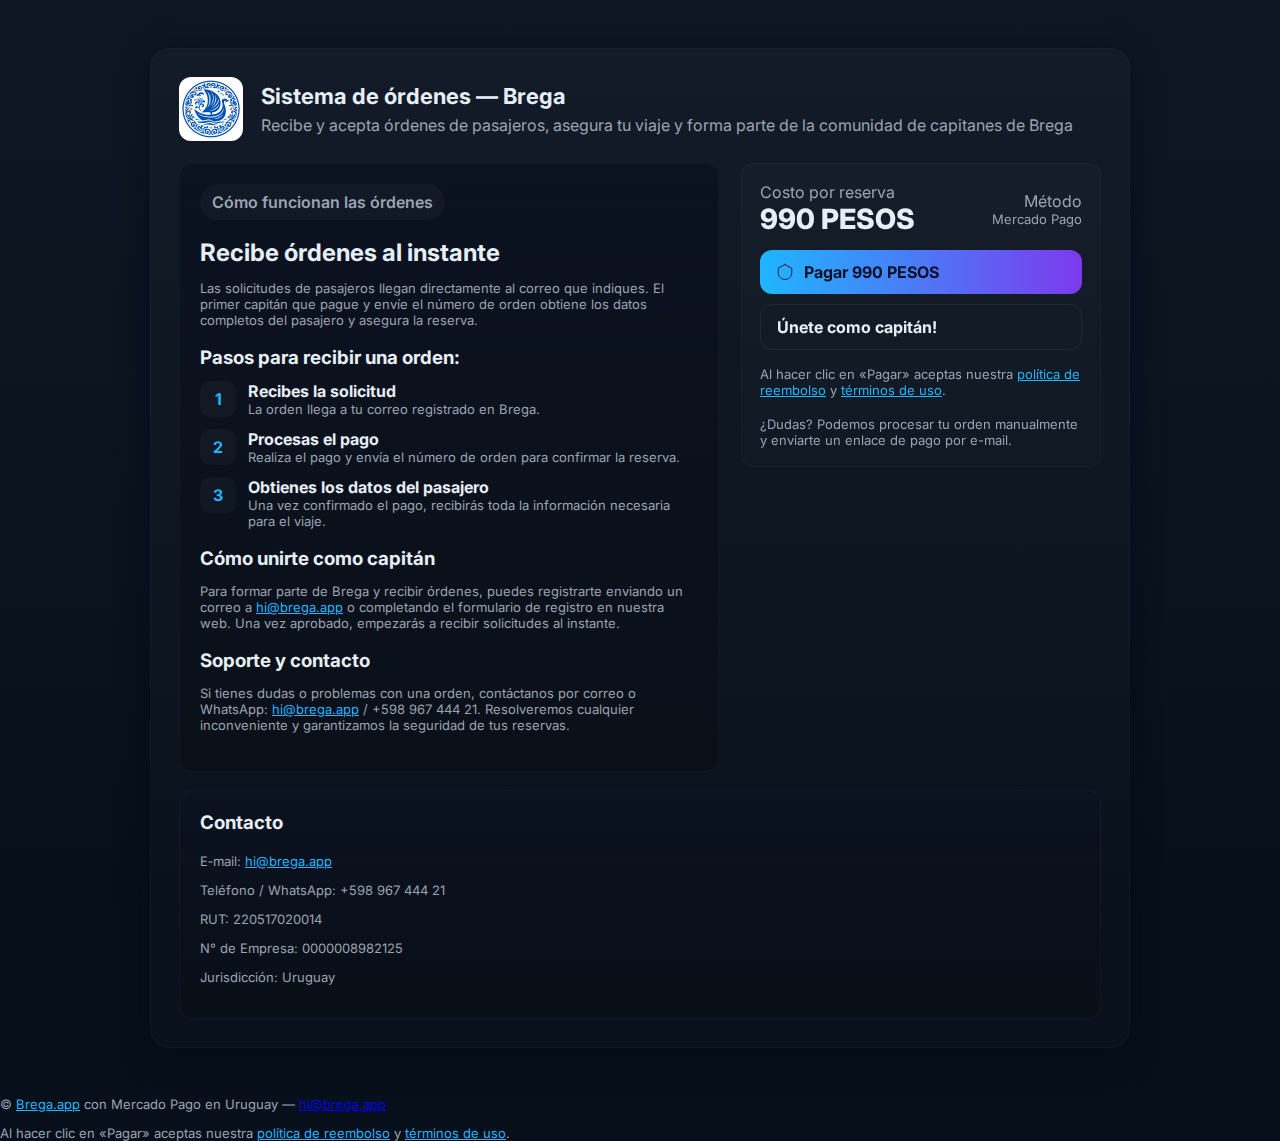
<file: cap.html>
<!doctype html>
<html lang="es">
<head>
  <meta charset="utf-8" />
  <meta name="viewport" content="width=device-width,initial-scale=1" />
  <title>Brega — Sistema de órdenes</title>
  <link rel="icon" type="image/png" href="public/img/fav64.png" sizes="64x64">
  <link href="https://fonts.googleapis.com/css2?family=Inter:wght@300;400;600;700;800&display=swap" rel="stylesheet">
  <style>
    :root{
      --bg:#0f1724;
      --card:#0b1220;
      --muted:#9aa4b2;
      --accent:#1fb6ff;
      --accent-2:#7c3aed;
      --glass: rgba(255,255,255,0.03);
      --radius:16px;
      font-family: 'Inter', system-ui, -apple-system, 'Segoe UI', Roboto, 'Helvetica Neue', Arial;
    }
    *{box-sizing:border-box}
    body{margin:0;background:linear-gradient(180deg,var(--bg),#07101a 80%);color:#e6eef6;min-height:100vh;}
    .wrap{max-width:980px;margin:48px auto;padding:28px;background:linear-gradient(180deg, rgba(255,255,255,0.02), rgba(255,255,255,0.01));border-radius:20px;border:1px solid rgba(255,255,255,0.03);box-shadow:0 6px 30px rgba(2,6,23,0.6)}
    header{display:flex;gap:18px;align-items:center}
    .logo{
      width:64px;height:64px;border-radius:12px;
      background:linear-gradient(135deg,var(--accent),var(--accent-2));
      display:flex;align-items:center;justify-content:center;
      font-weight:800;color:#041026;overflow:hidden
    }
    .logo img{width:100%;height:100%;object-fit:cover;display:block}
    h1{margin:0;font-size:22px}
    p.lead{margin:6px 0 0;color:var(--muted)}

    .grid{display:grid;grid-template-columns:1fr 360px;gap:22px;margin-top:22px}
    .card{background:linear-gradient(180deg,var(--card),rgba(10,14,20,0.6));padding:20px;border-radius:14px;border:1px solid rgba(255,255,255,0.03)}
    .section{margin-bottom:18px}
    .pill{display:inline-flex;gap:8px;align-items:center;background:var(--glass);padding:8px 12px;border-radius:999px;color:var(--muted);font-weight:600}
    .steps{display:flex;flex-direction:column;gap:12px;margin-top:12px}
    .step{display:flex;gap:12px;align-items:flex-start}
    .step .num{min-width:36px;height:36px;border-radius:10px;background:rgba(255,255,255,0.03);display:flex;align-items:center;justify-content:center;font-weight:700;color:var(--accent)}
    .small{font-size:13px;color:var(--muted)}

    .paybox{position:sticky;top:28px;padding:18px;border-radius:12px;background:linear-gradient(180deg, rgba(255,255,255,0.02), rgba(255,255,255,0.01));border:1px solid rgba(255,255,255,0.03)}
    .price{font-size:28px;font-weight:800}
    .muted{color:var(--muted)}
    .btn{display:inline-flex;align-items:center;gap:10px;padding:12px 16px;border-radius:12px;border:0;background:linear-gradient(90deg,var(--accent),var(--accent-2));color:#041026;font-weight:700;cursor:pointer;text-decoration:none}
    .btn.secondary{background:transparent;border:1px solid rgba(255,255,255,0.06);color:#e6eef6}
    .link{color:var(--accent);text-decoration:underline}

    footer{margin-top:18px;color:var(--muted);font-size:13px}

    @media (max-width:900px){
      .grid{grid-template-columns:1fr;}
      .paybox{position:relative;top:0}
    }
  </style>
</head>
<body>
  <div class="wrap" role="main" aria-labelledby="title">
    <header>
      <div class="logo" aria-hidden>
        <img src="public/img/b.png" alt="Brega" onerror="this.style.display='none'">
        <span style="display:none">BR</span>
      </div>
      <div>
        <h1 id="title">Sistema de órdenes — Brega</h1>
        <p class="lead">Recibe y acepta órdenes de pasajeros, asegura tu viaje y forma parte de la comunidad de capitanes de Brega</p>
      </div>
    </header>

    <div class="grid" aria-live="polite">
      <main>
        <article class="card" aria-label="Información de órdenes">
          <div class="section">
            <span class="pill">Cómo funcionan las órdenes</span>
          </div>

          <div class="section">
            <h2 style="margin:0 0 8px 0">Recibe órdenes al instante</h2>
            <p class="small">Las solicitudes de pasajeros llegan directamente al correo que indiques. El primer capitán que pague y envíe el número de orden obtiene los datos completos del pasajero y asegura la reserva.</p>
          </div>

          <div class="section">
            <h3 style="margin:0 0 8px 0">Pasos para recibir una orden:</h3>
            <div class="steps">
              <div class="step"><div class="num">1</div><div><strong>Recibes la solicitud</strong><div class="small">La orden llega a tu correo registrado en Brega.</div></div></div>
              <div class="step"><div class="num">2</div><div><strong>Procesas el pago</strong><div class="small">Realiza el pago y envía el número de orden para confirmar la reserva.</div></div></div>
              <div class="step"><div class="num">3</div><div><strong>Obtienes los datos del pasajero</strong><div class="small">Una vez confirmado el pago, recibirás toda la información necesaria para el viaje.</div></div></div>
            </div>
          </div>

          <div class="section">
            <h3 style="margin:0 0 8px 0">Cómo unirte como capitán</h3>
            <p class="small">Para formar parte de Brega y recibir órdenes, puedes registrarte enviando un correo a <a href="mailto:hi@brega.app" class="link">hi@brega.app</a> o completando el formulario de registro en nuestra web. Una vez aprobado, empezarás a recibir solicitudes al instante.</p>
          </div>

          <div class="section">
            <h3 style="margin:0 0 8px 0">Soporte y contacto</h3>
            <p class="small">Si tienes dudas o problemas con una orden, contáctanos por correo o WhatsApp: <a href="mailto:hi@brega.app" class="link">hi@brega.app</a> / +598 967 444 21. Resolveremos cualquier inconveniente y garantizamos la seguridad de tus reservas.</p>
          </div>
        </article>
      </main>

      <aside>
        <div class="paybox card" role="region" aria-label="Panel lateral de órdenes">
          <div style="display:flex;justify-content:space-between;align-items:center">
            <div>
              <div class="muted">Costo por reserva</div>
              <div class="price">990&nbsp;PESOS</div>
            </div>
            <div style="text-align:right">
              <div class="muted">Método</div>
              <div class="small">Mercado Pago</div>
            </div>
          </div>

          <div style="margin-top:14px;display:flex;gap:10px;flex-direction:column">
            <a class="btn" href="http://link.mercadopago.com.uy/bregaapp" target="_blank" rel="noopener noreferrer" aria-label="Pagar con Mercado Pago">
              <svg width="18" height="18" viewBox="0 0 24 24" fill="none" xmlns="http://www.w3.org/2000/svg" aria-hidden>
                <path d="M12 2L21 7v6c0 5-4 9-9 9s-9-4-9-9V7l9-5z" stroke="currentColor" stroke-width="1.2" stroke-linecap="round" stroke-linejoin="round"/>
              </svg>
              Pagar 990 PESOS
            </a>

            <a class="btn secondary" href="https://real-dogsled-d8a.notion.site/27d9bf7f509581e69834f7305376bb90" aria-label="Contactar soporte">Únete como capitán!</a>

            <div style="font-size:13px;color:var(--muted);margin-top:6px">Al hacer clic en «Pagar» aceptas nuestra <a href="/refund-es.html" class="link">política de reembolso</a> y <a href="/terms-es.html" class="link">términos de uso</a>.</div>
          </div>

          <footer>
            <div style="margin-top:12px">¿Dudas? Podemos procesar tu orden manualmente y enviarte un enlace de pago por e-mail.</div>
          </footer>
        </div>
      </aside>
    </div>

    <div id="contact" style="margin-top:18px" class="card">
      <h3 style="margin-top:0">Contacto</h3>
      <p class="small">E‑mail: <a href="mailto:hi@brega.app" class="link">hi@brega.app</a></p>
      <p class="small">Teléfono / WhatsApp: +598 967 444 21</p>
      <p class="small">RUT: 220517020014</p>
      <p class="small">N° de Empresa: 0000008982125</p>
      <p class="small">Jurisdicción: Uruguay</p>
    </div>

  </div>
</body>
  <footer>
    <div>
      <p>© <span id="year"></span> <a href="index.html" class="link">Brega.app</a> con Mercado Pago en Uruguay — <a href="mailto:hi@brega.app">hi@brega.app</a></p>
      <div style="font-size:13px;color:var(--muted);margin-top:6px">
        Al hacer clic en «Pagar» aceptas nuestra 
        <a href="/refund-es.html" class="link">política de reembolso</a> y 
        <a href="/terms-es.html" class="link">términos de uso</a>.
      </div>
    </div>
  </footer>

</html>
</file>
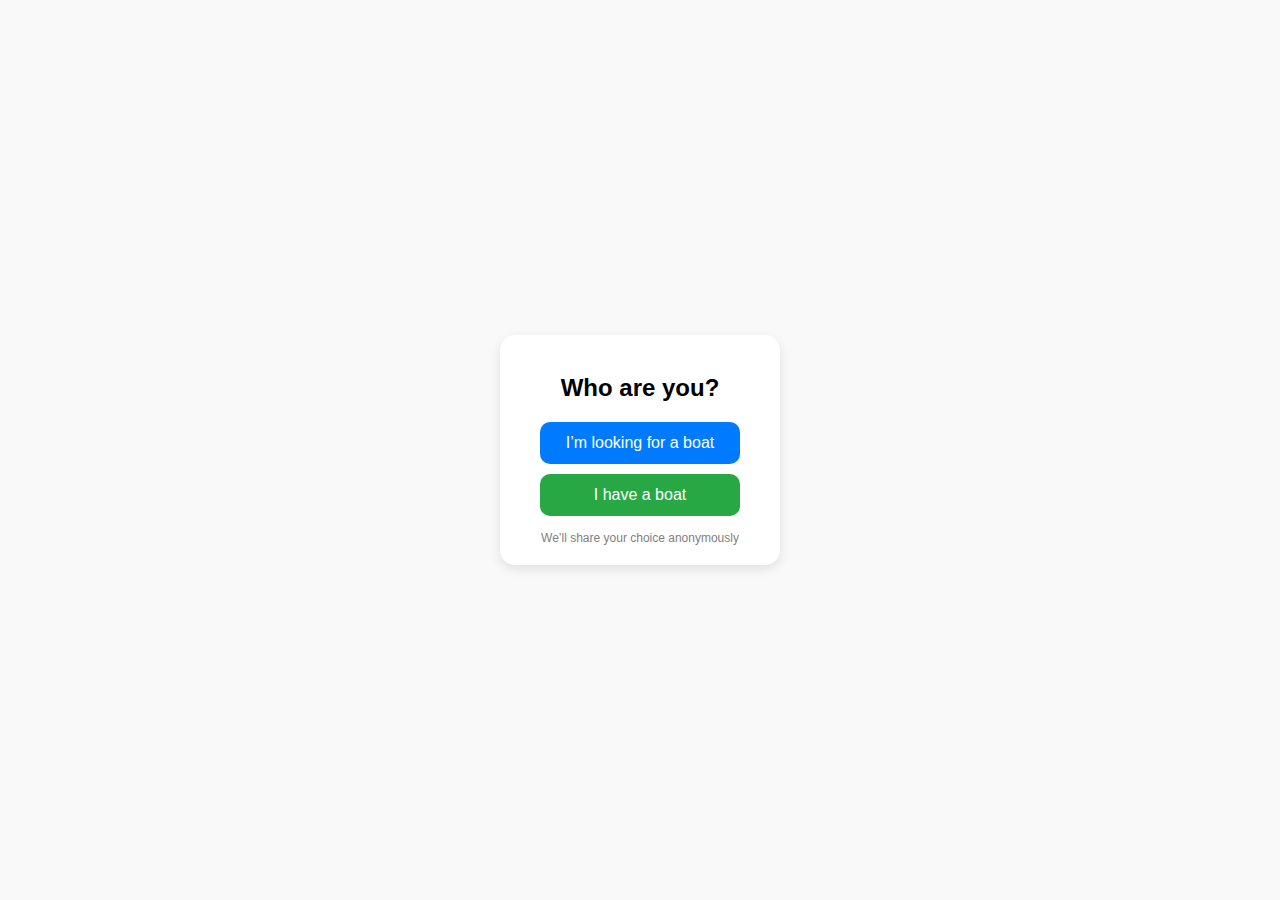
<file: ch.html>
<!DOCTYPE html>
<html lang="en">
<head>
  <meta charset="UTF-8">
  <meta name="viewport" content="width=device-width, initial-scale=1.0">
  <title>Brega — Who are you?</title>
  <style>
    body {
      font-family: Arial, sans-serif;
      display: flex;
      justify-content: center;
      align-items: center;
      height: 100vh;
      margin: 0;
      background: #f9f9f9;
    }
    .card {
      text-align: center;
      background: white;
      padding: 20px 40px;
      border-radius: 15px;
      box-shadow: 0 4px 12px rgba(0,0,0,0.1);
    }
    h2 {
      margin-bottom: 20px;
    }
    .btn {
      display: block;
      margin: 10px auto;
      padding: 12px 20px;
      font-size: 16px;
      border: none;
      border-radius: 10px;
      cursor: pointer;
      transition: 0.3s;
      width: 200px;
    }
    .btn:hover {
      opacity: 0.9;
    }
    .look { background: #007bff; color: white; }
    .have { background: #28a745; color: white; }
    footer {
      margin-top: 15px;
      font-size: 12px;
      color: gray;
    }
  </style>
</head>
<body>
  <div class="card">
    <h2>Who are you?</h2>
    <button class="btn look">I’m looking for a boat</button>
    <button class="btn have">I have a boat</button>
    <footer>We’ll share your choice anonymously</footer>
  </div>
</body>
</html>
</file>
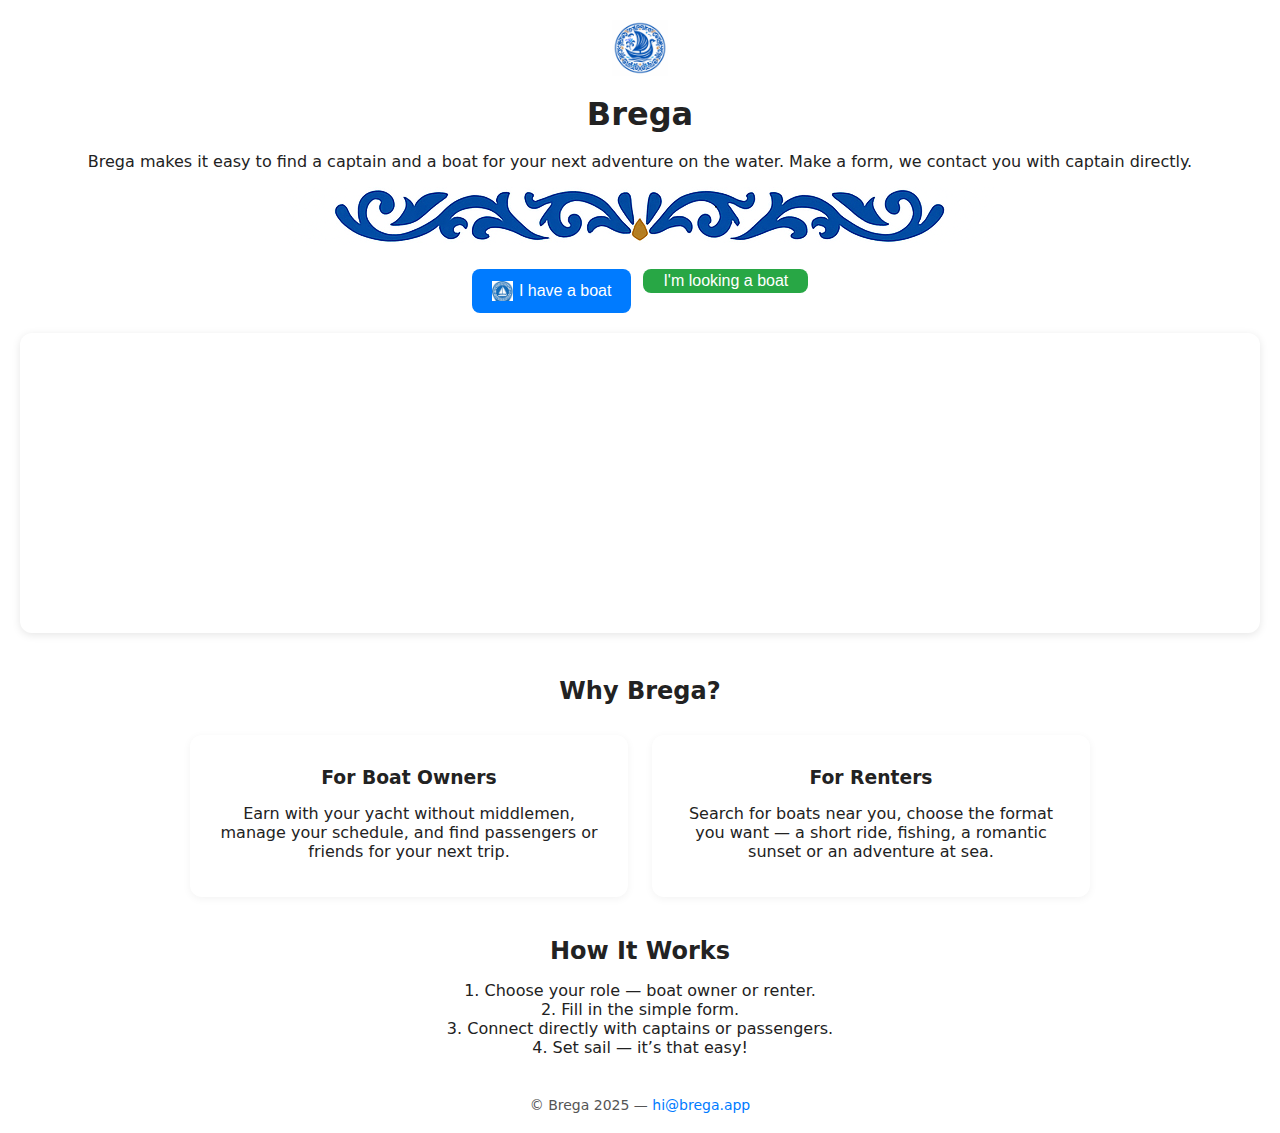
<file: en.html>
<!doctype html>
<html lang="en">
<head>
  <meta charset="utf-8" />
  <meta name="viewport" content="width=device-width,initial-scale=1" />
  <link rel="icon" type="image/png" href="public/img/fav64.png" sizes="64x64">
  <title>Brega — We matched captains and sea lovers. Find & Rent Boats</title>
  <meta name="description" content="Brega makes it easy to find a captain and a boat for your next adventure on the water. Brega fast way to find and rent boats. Map and simple booking form. We matched captains and sea lovers />
  <link rel="stylesheet" href="styles.css" />
  <style>
    body {
      font-family: system-ui, sans-serif;
      margin: 0;
      background: #ffffff;
      color: #222;
    }
    h1, h2, h3 {
      font-weight: 700;
      margin: 0.6em 0;
    }
    .cta-row {
      display: flex;
      justify-content: center;
      gap: 12px;
      margin: 20px 0;
      flex-wrap: wrap;
    }
    .btn {
      padding: 12px 20px;
      border: none;
      border-radius: 8px;
      cursor: pointer;
      font-size: 16px;
      display: flex;
      align-items: center;
      transition: 0.3s;
    }
    .btn img { margin-right: 6px; }
    .btn:hover { opacity: 0.9; transform: translateY(-2px); }
    .secondary { background: #28a745; color: #fff; }
    .primary { background: #007bff; color: #fff; }
    header, footer {
      text-align: center;
      margin: 20px;
    }
    .map-wrap { text-align: center; margin: 20px; }
    .map-frame iframe {
      width: 100%;
      height: 300px;
      border: 0;
      border-radius: 12px;
      box-shadow: 0 2px 8px rgba(0,0,0,0.1);
    }
    section {
      max-width: 900px;
      margin: 40px auto;
      padding: 0 20px;
      text-align: center;
    }
    .features {
      display: grid;
      grid-template-columns: repeat(auto-fit, minmax(250px, 1fr));
      gap: 24px;
      margin-top: 30px;
    }
    .card {
      background: #fff;
      padding: 20px;
      border-radius: 12px;
      box-shadow: 0 2px 8px rgba(0,0,0,0.05);
    }
    footer p { font-size: 14px; color: #555; }
    footer a { color: #007bff; text-decoration: none; }
    footer a:hover { text-decoration: underline; }
  </style>
</head>
<body>
  <div class="container" role="main">
    <header>
      <img src="public/img/b.png" alt="Brega logo" style="height:56px;display:block;margin:auto;" onerror="this.style.display='none'"/>
      <h1>Brega</h1>
      <p class="section-sub">Brega makes it easy to find a captain and a boat for your next adventure on the water. Make a form, we contact you with captain directly.</p>
      <img src="public/img/up_ornament.png" class="orn" alt="header ornament" onerror="this.style.display='none'"/>
    </header>

    <div class="cta-row" role="navigation" aria-label="Primary actions">
      <button class="btn primary" onclick="window.location.href='https://real-dogsled-d8a.notion.site/27d9bf7f509581e69834f7305376bb90?pvs=105">
        <img src="public/img/ypgc.png" alt="Add icon" style="height:20px"/> I have a boat
      </button>
      <button class="btn secondary" onclick="window.location.href='https://real-dogsled-d8a.notion.site/2799bf7f50958177b63adb311435ceb9>
        <img src="public/img/look.png" alt="Find icon" style="height:20px"/> I'm looking a boat
      </button>
    </div>

    <div class="map-wrap">
      <div class="map-frame">
        <iframe
          class="map-iframe"
          src="https://www.google.com/maps?q=36.5,24.0&z=9&output=embed"
          title="Brega map — locations">
        </iframe>
      </div>
    </div>

    <!-- New content after map -->
    <section>
      <h2>Why Brega?</h2>
      <div class="features">
        <div class="card">
          <h3>For Boat Owners</h3>
          <p>Earn with your yacht without middlemen, manage your schedule, and find passengers or friends for your next trip.</p>
        </div>
        <div class="card">
          <h3>For Renters</h3>
          <p>Search for boats near you, choose the format you want — a short ride, fishing, a romantic sunset or an adventure at sea.</p>
        </div>
    </section>

    <section>
      <h2>How It Works</h2>
      <p>1. Choose your role — boat owner or renter.<br>
         2. Fill in the simple form.<br>
         3. Connect directly with captains or passengers.<br>
         4. Set sail — it’s that easy!</p>
    </section>
    <footer>
      <p>© Brega 2025 — <a href="mailto:hi@brega.app">hi@brega.app</a></p>
    </footer>
  </div>
</body>
</html>
</file>
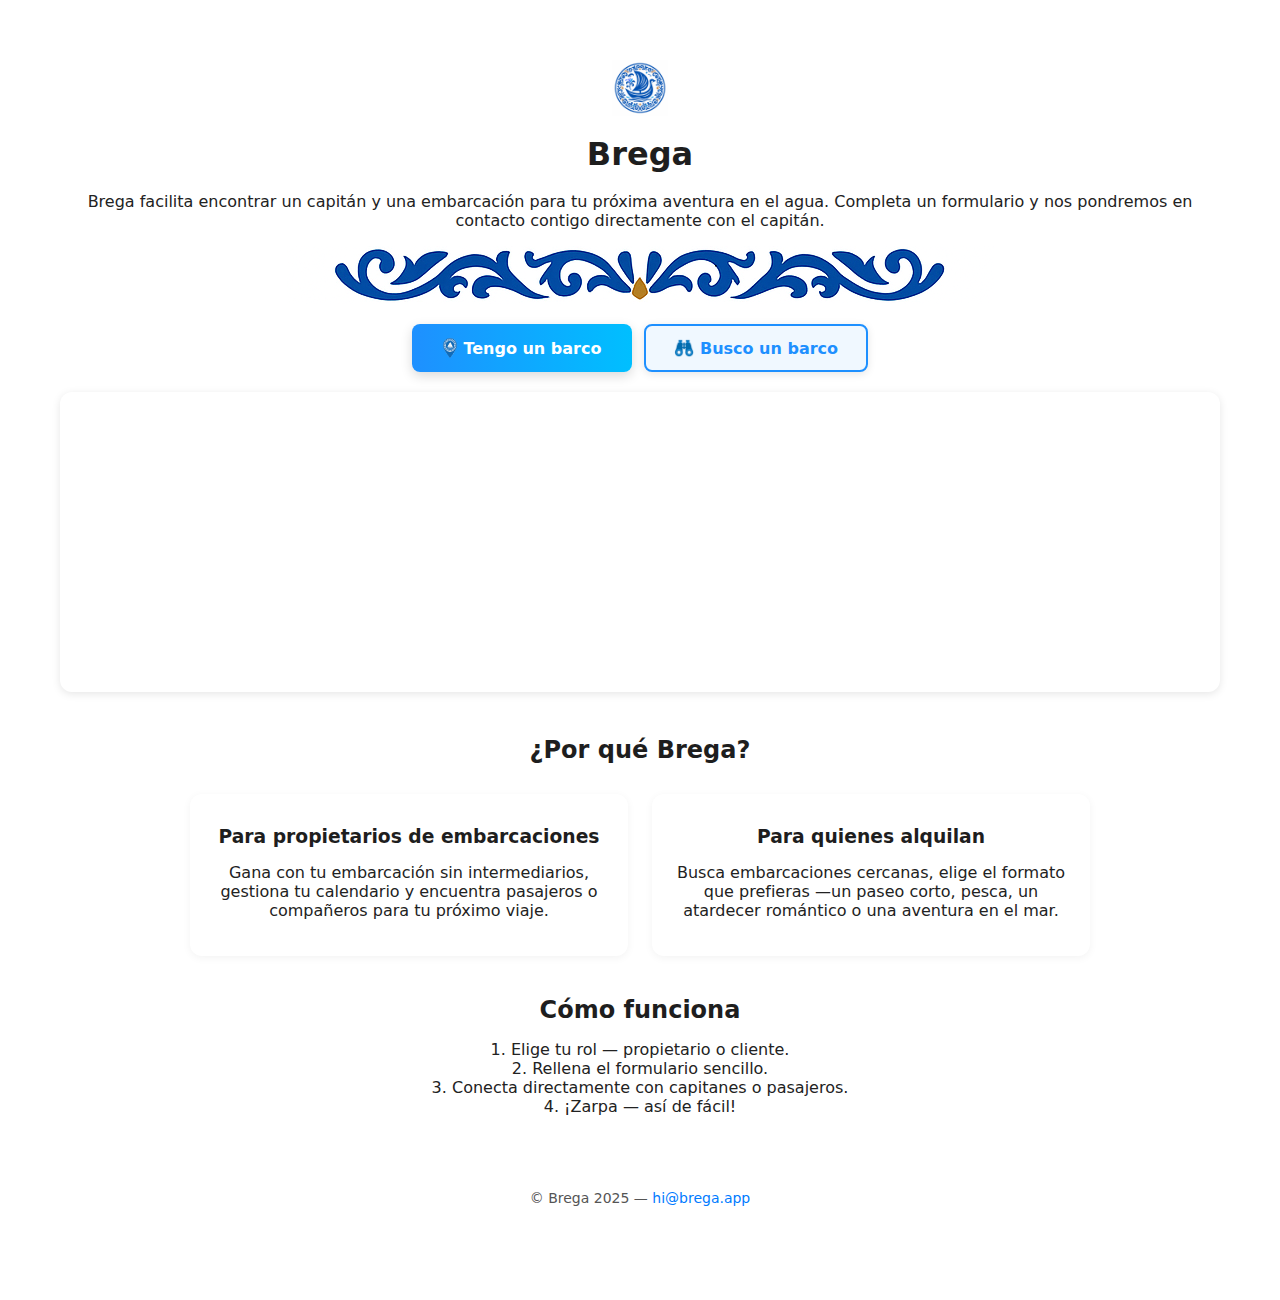
<file: es.html>
<!doctype html>
<html lang="es">
<head>
  <meta charset="utf-8" />
  <meta name="viewport" content="width=device-width,initial-scale=1" />
  <link rel="icon" type="image/png" href="public/img/fav64.png" sizes="64x64">
  <title>Brega — Conectamos capitanes y amantes del mar. Encuentra y alquila embarcaciones</title>
  <meta name="description" content="Brega facilita encontrar un capitán y una embarcación para tu próxima aventura en el agua. Forma rápida para buscar y alquilar barcos. Mapa y formulario de reserva sencillo. Conectamos capitanes y amantes del mar." />
  <link rel="stylesheet" href="styles.css" />
  <style>
    body {
      font-family: system-ui, sans-serif;
      margin: 0;
      background: #ffffff;
      color: #222;
    }
    h1, h2, h3 {
      font-weight: 700;
      margin: 0.6em 0;
    }
    .cta-row {
      display: flex;
      justify-content: center;
      gap: 12px;
      margin: 20px 0;
      flex-wrap: wrap;
    }
    .btn {
      padding: 12px 20px;
      border: none;
      border-radius: 8px;
      cursor: pointer;
      font-size: 16px;
      display: flex;
      align-items: center;
      transition: 0.3s;
    }
    .btn img { margin-right: 6px; }
    .btn:hover { opacity: 0.9; transform: translateY(-2px); }
    .secondary { background: #28a745; color: #fff; }
    .primary { background: #007bff; color: #fff; }
    header, footer {
      text-align: center;
      margin: 20px;
    }
    .map-wrap { text-align: center; margin: 20px; }
    .map-frame iframe {
      width: 100%;
      height: 300px;
      border: 0;
      border-radius: 12px;
      box-shadow: 0 2px 8px rgba(0,0,0,0.1);
    }
    section {
      max-width: 900px;
      margin: 40px auto;
      padding: 0 20px;
      text-align: center;
    }
    .features {
      display: grid;
      grid-template-columns: repeat(auto-fit, minmax(250px, 1fr));
      gap: 24px;
      margin-top: 30px;
    }
    .card {
      background: #fff;
      padding: 20px;
      border-radius: 12px;
      box-shadow: 0 2px 8px rgba(0,0,0,0.05);
    }
    footer p { font-size: 14px; color: #555; }
    footer a { color: #007bff; text-decoration: none; }
    footer a:hover { text-decoration: underline; }
  </style>
</head>
<body>
  <div class="container" role="main">
    <header>
      <img src="public/img/b.png" alt="Logotipo de Brega" style="height:56px;display:block;margin:auto;" onerror="this.style.display='none'"/>
      <h1>Brega</h1>
      <p class="section-sub">Brega facilita encontrar un capitán y una embarcación para tu próxima aventura en el agua. Completa un formulario y nos pondremos en contacto contigo directamente con el capitán.</p>
      <img src="public/img/up_ornament.png" class="orn" alt="adorno de cabecera" onerror="this.style.display='none'"/>
    </header>

<div class="cta-row" role="navigation" aria-label="Acciones principales">
  <a href="https://real-dogsled-d8a.notion.site/27d9bf7f509581e69834f7305376bb90?pvs=105" 
     class="btn primary" target="_blank" rel="noopener noreferrer">
    <img src="public/img/ypgsf.png" alt="Icono añadir" style="height:20px"/> Tengo un barco
  </a>
  <a href="https://real-dogsled-d8a.notion.site/2799bf7f50958177b63adb311435ceb9" 
     class="btn secondary" target="_blank" rel="noopener noreferrer">
    <img src="public/img/look.png" alt="Icono buscar" style="height:20px"/> Busco un barco
  </a>
</div>

    <div class="map-wrap">
      <div class="map-frame">
        <iframe
          class="map-iframe"
          src="https://www.google.com/maps?q=36.5,24.0&z=9&output=embed"
          title="Mapa de Brega — ubicaciones">
        </iframe>
      </div>
    </div>

    <!-- Nuevo contenido después del mapa -->
    <section>
      <h2>¿Por qué Brega?</h2>
      <div class="features">
        <div class="card">
          <h3>Para propietarios de embarcaciones</h3>
          <p>Gana con tu embarcación sin intermediarios, gestiona tu calendario y encuentra pasajeros o compañeros para tu próximo viaje.</p>
        </div>
        <div class="card">
          <h3>Para quienes alquilan</h3>
          <p>Busca embarcaciones cercanas, elige el formato que prefieras —un paseo corto, pesca, un atardecer romántico o una aventura en el mar.</p>
        </div>
      </div>
    </section>

    <section>
      <h2>Cómo funciona</h2>
      <p>1. Elige tu rol — propietario o cliente.<br>
         2. Rellena el formulario sencillo.<br>
         3. Conecta directamente con capitanes o pasajeros.<br>
         4. ¡Zarpa — así de fácil!</p>
    </section>
    <footer>
      <p>© Brega 2025 — <a href="mailto:hi@brega.app">hi@brega.app</a></p>
    </footer>
  </div>
</body>
</html>
</file>
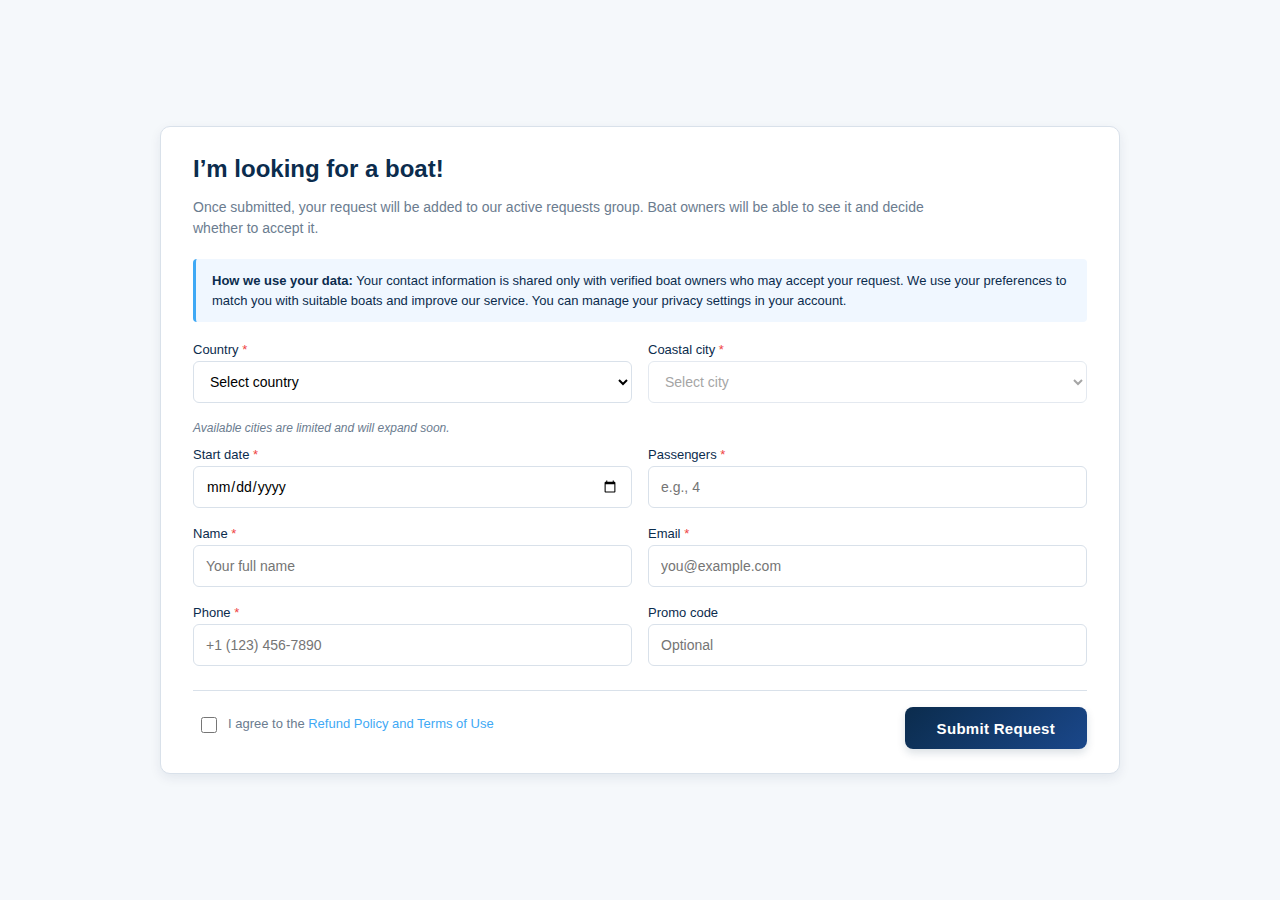
<file: ilb.html>
<!DOCTYPE html>
<html lang="en">
<head>
  <meta charset="UTF-8" />
  <meta name="viewport" content="width=device-width, initial-scale=1.0" />
  <title>Brega — Looking for a Boat</title>

  <style>
    :root {
      --blue-deep: #0b2c4d;
      --blue-light: #3fa9f5;
      --gold: #c9a24d;
      --text-main: #0b2c4d;
      --text-muted: #6b7c8f;
      --border-light: #d9e1ea;
      --bg-white: #ffffff;
      --success: #10b981;
      --error: #ef4444;
    }

    * {
      box-sizing: border-box;
      font-family: Inter, -apple-system, BlinkMacSystemFont, "Segoe UI", sans-serif;
    }

    body {
      margin: 0;
      background: #f5f8fb;
      display: flex;
      align-items: center;
      justify-content: center;
      min-height: 100vh;
      padding: 20px;
    }

    .card {
      background: var(--bg-white);
      max-width: 960px;
      width: 100%;
      padding: 28px 32px 24px;
      border-radius: 10px;
      border: 1px solid var(--border-light);
      box-shadow: 0 4px 12px rgba(11, 44, 77, 0.08);
    }

    h1 {
      margin: 0 0 8px;
      font-size: 24px;
      color: var(--text-main);
    }

    .description {
      font-size: 14px;
      color: var(--text-muted);
      margin-bottom: 20px;
      max-width: 760px;
      line-height: 1.5;
    }

    .data-usage-note {
      background-color: #f0f7ff;
      border-left: 3px solid var(--blue-light);
      padding: 12px 16px;
      margin-bottom: 20px;
      border-radius: 4px;
      font-size: 13px;
      color: var(--text-main);
      line-height: 1.5;
    }

    .data-usage-note strong {
      color: var(--blue-deep);
    }

    .section {
      margin-bottom: 18px;
    }

    .grid-2 {
      display: grid;
      grid-template-columns: 1fr 1fr;
      gap: 16px;
    }

    label {
      font-size: 13px;
      font-weight: 500;
      color: var(--text-main);
      display: block;
      margin-bottom: 4px;
    }

    input, select {
      width: 100%;
      height: 42px;
      padding: 0 12px;
      border-radius: 6px;
      border: 1px solid var(--border-light);
      font-size: 14px;
      background: #fff;
      transition: border-color 0.2s ease;
    }

    input:hover, select:hover {
      border-color: #b0c4de;
    }

    input:focus, select:focus {
      outline: none;
      border-color: var(--blue-light);
      box-shadow: 0 0 0 2px rgba(63, 169, 245, 0.1);
    }

    .helper {
      font-size: 12px;
      color: var(--text-muted);
      margin-top: 6px;
      font-style: italic;
    }

    .footer {
      display: flex;
      align-items: center;
      justify-content: space-between;
      margin-top: 24px;
      flex-wrap: wrap;
      gap: 16px;
      padding-top: 16px;
      border-top: 1px solid var(--border-light);
    }

    .consent {
      font-size: 13px;
      color: var(--text-muted);
      display: flex;
      align-items: flex-start;
      gap: 8px;
      margin-left: 4px;
    }

    .consent input[type="checkbox"] {
      width: 16px;
      height: 16px;
      margin-top: 1px;
      accent-color: var(--blue-light);
    }

    .consent a {
      color: var(--blue-light);
      text-decoration: none;
      font-weight: 500;
    }

    .consent a:hover {
      text-decoration: underline;
    }

    .submit {
      height: 42px;
      padding: 0 32px;
      border-radius: 8px;
      border: none;
      background: linear-gradient(135deg, var(--blue-deep) 0%, #1a478a 100%);
      color: white;
      font-size: 15px;
      font-weight: 600;
      cursor: pointer;
      transition: all 0.3s ease;
      box-shadow: 0 4px 8px rgba(11, 44, 77, 0.15);
      letter-spacing: 0.3px;
    }

    .submit:hover {
      background: linear-gradient(135deg, #0d3a6b 0%, #1e5cb8 100%);
      transform: translateY(-1px);
      box-shadow: 0 6px 12px rgba(11, 44, 77, 0.2);
    }

    .submit:active {
      transform: translateY(0);
      box-shadow: 0 2px 4px rgba(11, 44, 77, 0.15);
    }

    .submit:disabled {
      opacity: 0.6;
      cursor: not-allowed;
      transform: none;
    }

    .message {
      padding: 12px 16px;
      border-radius: 6px;
      margin-top: 16px;
      font-size: 14px;
      display: none;
    }

    .message.success {
      background-color: #d1fae5;
      color: #065f46;
      border: 1px solid #a7f3d0;
      display: block;
    }

    .message.error {
      background-color: #fee2e2;
      color: #991b1b;
      border: 1px solid #fecaca;
      display: block;
    }

    .required::after {
      content: " *";
      color: var(--error);
    }

    @media (max-width: 900px) {
      .grid-2 { grid-template-columns: 1fr; }
      .card {
        padding: 20px 24px;
      }
      .footer {
        flex-direction: column;
        align-items: stretch;
      }
      .consent {
        margin-left: 0;
      }
      .submit {
        width: 100%;
      }
    }

    @media (max-width: 480px) {
      body {
        padding: 10px;
      }
      .card {
        padding: 16px 20px;
      }
      h1 {
        font-size: 20px;
      }
      .description, .data-usage-note {
        font-size: 13px;
      }
    }
  </style>
</head>
<body>

  <div class="card">
    <h1>I’m looking for a boat!</h1>
    <p class="description">
      Once submitted, your request will be added to our active requests group.
      Boat owners will be able to see it and decide whether to accept it.
    </p>

    <div class="data-usage-note">
      <strong>How we use your data:</strong> Your contact information is shared only with verified boat owners who may accept your request. We use your preferences to match you with suitable boats and improve our service. You can manage your privacy settings in your account.
    </div>

    <form id="boatRequestForm" action="https://formspree.io/f/mdkqbpqz" method="POST">
      <div class="section grid-2">
        <div>
          <label for="country" class="required">Country</label>
          <select id="country" name="country" required>
            <option value="">Select country</option>
            <option value="russia">Russia</option>
            <option value="turkey">Turkey</option>
            <option value="uruguay">Uruguay</option>
          </select>
        </div>

        <div>
          <label for="city" class="required">Coastal city</label>
          <select id="city" name="city" disabled required>
            <option value="">Select city</option>
          </select>
        </div>
      </div>

      <p class="helper">Available cities are limited and will expand soon.</p>

      <div class="section grid-2">
        <div>
          <label for="start_date" class="required">Start date</label>
          <input type="date" id="start_date" name="start_date" required />
        </div>
        <div>
          <label for="passengers" class="required">Passengers</label>
          <input type="number" id="passengers" name="passengers" min="1" placeholder="e.g., 4" required />
        </div>
      </div>

      <div class="section grid-2">
        <div>
          <label for="name" class="required">Name</label>
          <input type="text" id="name" name="name" placeholder="Your full name" required />
        </div>
        <div>
          <label for="email" class="required">Email</label>
          <input type="email" id="email" name="email" placeholder="you@example.com" required />
        </div>
      </div>

      <div class="section grid-2">
        <div>
          <label for="phone" class="required">Phone</label>
          <input type="tel" id="phone" name="phone" placeholder="+1 (123) 456-7890" required />
        </div>
        <div>
          <label for="promo_code">Promo code</label>
          <input type="text" id="promo_code" name="promo_code" placeholder="Optional" />
        </div>
      </div>

      <div id="message" class="message"></div>

      <div class="footer">
        <label class="consent">
          <input type="checkbox" name="consent" required /> 
          <span>I agree to the <a href="#">Refund Policy and Terms of Use</a></span>
        </label>
        <button type="submit" class="submit" id="submitBtn">
          Submit Request
        </button>
      </div>
    </form>
  </div>

  <script>
    const citiesByCountry = {
      russia: ["Sochi", "Gelendzhik", "Anapa", "Vladivostok", "Kaliningrad"],
      turkey: ["Bodrum", "Marmaris", "Fethiye", "Antalya", "Cesme"],
      uruguay: ["Punta del Este", "Montevideo", "La Paloma", "Piriápolis"]
    };

    const countrySelect = document.getElementById('country');
    const citySelect = document.getElementById('city');
    const form = document.getElementById('boatRequestForm');
    const messageDiv = document.getElementById('message');
    const submitBtn = document.getElementById('submitBtn');

    // Set min date to today
    const today = new Date().toISOString().split('T')[0];
    document.getElementById('start_date').min = today;

    // City selection logic
    countrySelect.addEventListener('change', () => {
      const country = countrySelect.value;
      citySelect.innerHTML = '<option value="">Select city</option>';

      if (!country) {
        citySelect.disabled = true;
        citySelect.required = false;
        return;
      }

      citiesByCountry[country].forEach(city => {
        const option = document.createElement('option');
        option.value = city;
        option.textContent = city;
        citySelect.appendChild(option);
      });

      citySelect.disabled = false;
      citySelect.required = true;
    });

    // Form submission handler
    form.addEventListener('submit', async (e) => {
      e.preventDefault();
      
      // Disable submit button and show loading state
      submitBtn.disabled = true;
      submitBtn.textContent = 'Sending...';
      messageDiv.style.display = 'none';
      
      try {
        const formData = new FormData(form);
        
        // Send to Formspree
        const response = await fetch(form.action, {
          method: 'POST',
          body: formData,
          headers: {
            'Accept': 'application/json'
          }
        });
        
        if (response.ok) {
          // Success
          showMessage('Thank you! Your request has been submitted successfully. Boat owners will contact you soon.', 'success');
          form.reset();
          citySelect.disabled = true;
          citySelect.required = false;
        } else {
          // Error from Formspree
          const errorData = await response.json();
          showMessage('There was an error submitting your request. Please try again later.', 'error');
          console.error('Formspree error:', errorData);
        }
      } catch (error) {
        // Network error
        showMessage('Network error. Please check your connection and try again.', 'error');
        console.error('Submission error:', error);
      } finally {
        // Re-enable submit button
        submitBtn.disabled = false;
        submitBtn.textContent = 'Submit Request';
      }
    });

    function showMessage(text, type) {
      messageDiv.textContent = text;
      messageDiv.className = `message ${type}`;
      messageDiv.style.display = 'block';
      
      // Auto-hide success messages after 5 seconds
      if (type === 'success') {
        setTimeout(() => {
          messageDiv.style.display = 'none';
        }, 5000);
      }
    }

    // Add form validation for city field
    form.addEventListener('change', () => {
      if (countrySelect.value && citySelect.disabled) {
        citySelect.disabled = false;
        citySelect.required = true;
      }
    });
  </script>

</body>
</html>
</file>
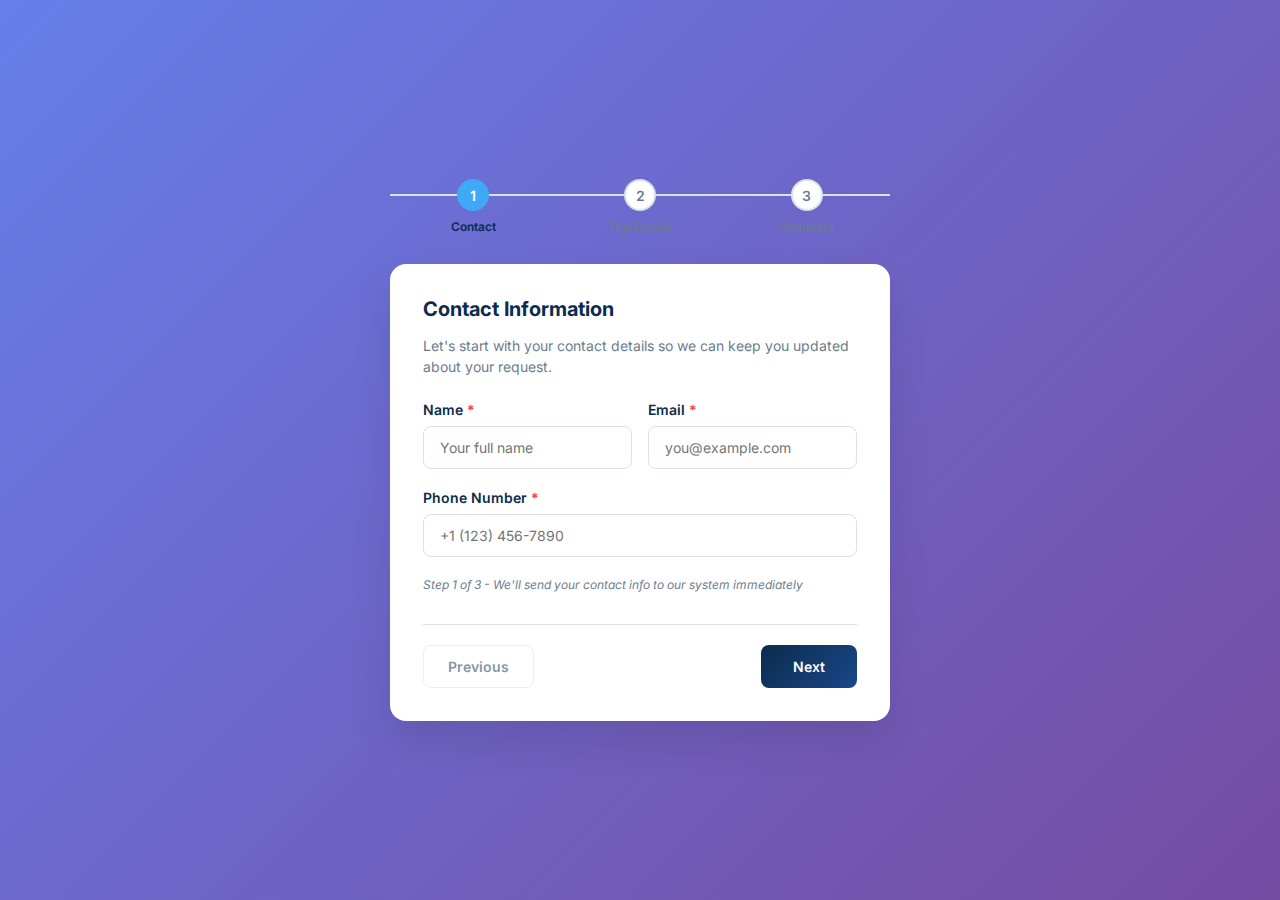
<file: libfull.html>
<!DOCTYPE html>
<html lang="en">
<head>
    <meta charset="UTF-8">
    <meta name="viewport" content="width=device-width, initial-scale=1.0">
    <title>Brega — Looking for a Boat</title>
    <link rel="icon" type="image/png" href="public/img/fav64.png" sizes="64x64">
    <style>
        :root {
            --blue-deep: #0b2c4d;
            --blue-light: #3fa9f5;
            --gold: #c9a24d;
            --text-main: #0b2c4d;
            --text-muted: #6b7c8f;
            --border-light: #d9e1ea;
            --bg-white: #ffffff;
            --success: #10b981;
            --error: #ef4444;
            --warning: #f59e0b;
        }

        * {
            box-sizing: border-box;
            font-family: 'Inter', -apple-system, BlinkMacSystemFont, 'Segoe UI', sans-serif;
        }

        body {
            margin: 0;
            background: linear-gradient(135deg, #667eea 0%, #764ba2 100%);
            min-height: 100vh;
            display: flex;
            align-items: center;
            justify-content: center;
            padding: 20px;
        }

        .container {
            max-width: 500px;
            width: 100%;
        }

        .progress-bar {
            display: flex;
            justify-content: space-between;
            margin-bottom: 30px;
            position: relative;
        }

        .progress-bar::before {
            content: '';
            position: absolute;
            top: 15px;
            left: 0;
            right: 0;
            height: 2px;
            background: var(--border-light);
            z-index: 1;
        }

        .progress-step {
            position: relative;
            z-index: 2;
            text-align: center;
            flex: 1;
        }

        .step-circle {
            width: 32px;
            height: 32px;
            border-radius: 50%;
            background: white;
            border: 2px solid var(--border-light);
            display: flex;
            align-items: center;
            justify-content: center;
            margin: 0 auto 8px;
            font-weight: 600;
            font-size: 14px;
            color: var(--text-muted);
            transition: all 0.3s ease;
        }

        .step-circle.active {
            background: var(--blue-light);
            border-color: var(--blue-light);
            color: white;
        }

        .step-label {
            font-size: 12px;
            color: var(--text-muted);
            font-weight: 500;
        }

        .step-label.active {
            color: var(--blue-deep);
            font-weight: 600;
        }

        .card {
            background: var(--bg-white);
            padding: 32px;
            border-radius: 16px;
            box-shadow: 0 20px 40px rgba(0, 0, 0, 0.1);
            border: 1px solid rgba(255, 255, 255, 0.2);
        }

        .form-step {
            display: none;
            animation: fadeIn 0.5s ease;
        }

        .form-step.active {
            display: block;
        }

        .step-title {
            margin: 0 0 8px 0;
            font-size: 20px;
            color: var(--text-main);
            font-weight: 700;
        }

        .step-description {
            font-size: 14px;
            color: var(--text-muted);
            margin-bottom: 24px;
            line-height: 1.5;
        }

        .form-group {
            margin-bottom: 20px;
        }

        label {
            font-size: 14px;
            font-weight: 600;
            color: var(--text-main);
            display: block;
            margin-bottom: 8px;
        }

        label.required::after {
            content: " *";
            color: var(--error);
        }

        input, select, textarea {
            width: 100%;
            padding: 12px 16px;
            border-radius: 8px;
            border: 1px solid var(--border-light);
            font-size: 14px;
            color: var(--text-main);
            transition: all 0.3s ease;
            background: white;
        }

        input:focus, select:focus, textarea:focus {
            outline: none;
            border-color: var(--blue-light);
            box-shadow: 0 0 0 3px rgba(63, 169, 245, 0.1);
        }

        .helper-text {
            font-size: 12px;
            color: var(--text-muted);
            margin-top: 6px;
            font-style: italic;
        }

        .form-actions {
            display: flex;
            justify-content: space-between;
            margin-top: 32px;
            padding-top: 20px;
            border-top: 1px solid var(--border-light);
        }

        .btn {
            padding: 12px 24px;
            border-radius: 8px;
            border: none;
            font-size: 14px;
            font-weight: 600;
            cursor: pointer;
            transition: all 0.3s ease;
        }

        .btn-secondary {
            background: white;
            border: 1px solid var(--border-light);
            color: var(--text-main);
        }

        .btn-secondary:hover:not(:disabled) {
            background: #f8fafc;
            border-color: var(--blue-light);
        }

        .btn-primary {
            background: linear-gradient(135deg, var(--blue-deep) 0%, #1a478a 100%);
            color: white;
            padding: 12px 32px;
        }

        .btn-primary:hover:not(:disabled) {
            background: linear-gradient(135deg, #0d3a6b 0%, #1e5cb8 100%);
            transform: translateY(-1px);
            box-shadow: 0 6px 12px rgba(11, 44, 77, 0.2);
        }

        .btn:disabled {
            opacity: 0.5;
            cursor: not-allowed;
            transform: none !important;
        }

        .location-field {
            display: grid;
            grid-template-columns: 1fr 1fr;
            gap: 12px;
        }

        .grid-2 {
            display: grid;
            grid-template-columns: 1fr 1fr;
            gap: 16px;
        }

        .grid-3 {
            display: grid;
            grid-template-columns: 1fr 1fr 1fr;
            gap: 16px;
        }

        .budget-note {
            font-size: 11px;
            color: var(--text-muted);
            margin-top: 4px;
            line-height: 1.3;
            padding-left: 4px;
        }

        .budget-note .minimum {
            color: var(--error);
            font-weight: 500;
        }

        .message {
            padding: 12px 16px;
            border-radius: 8px;
            margin-top: 16px;
            font-size: 14px;
            display: none;
        }

        .message.success {
            background-color: #d1fae5;
            color: #065f46;
            border: 1px solid #a7f3d0;
            display: block;
        }

        .message.error {
            background-color: #fee2e2;
            color: #991b1b;
            border: 1px solid #fecaca;
            display: block;
        }

        @keyframes fadeIn {
            from { opacity: 0; transform: translateY(10px); }
            to { opacity: 1; transform: translateY(0); }
        }

        @media (max-width: 600px) {
            .container {
                max-width: 100%;
            }
            
            .card {
                padding: 24px;
            }
            
            .location-field, .grid-2, .grid-3 {
                grid-template-columns: 1fr;
            }
            
            .form-actions {
                flex-direction: column;
                gap: 12px;
            }
            
            .btn {
                width: 100%;
            }
        }
    </style>
    <link href="https://fonts.googleapis.com/css2?family=Inter:wght@300;400;500;600;700&display=swap" rel="stylesheet">
</head>
<body>
    <div class="container">
        <div class="progress-bar">
            <div class="progress-step">
                <div class="step-circle active">1</div>
                <div class="step-label active">Contact</div>
            </div>
            <div class="progress-step">
                <div class="step-circle">2</div>
                <div class="step-label">Trip Details</div>
            </div>
            <div class="progress-step">
                <div class="step-circle">3</div>
                <div class="step-label">Complete</div>
            </div>
        </div>

        <div class="card">
            <form id="boatRequestForm" action="https://formspree.io/f/mdkqbpqz" method="POST">
                <!-- Step 1: Contact Information -->
                <div class="form-step active" data-step="1">
                    <h2 class="step-title">Contact Information</h2>
                    <p class="step-description">
                        Let's start with your contact details so we can keep you updated about your request.
                    </p>
                    
                    <div class="form-group grid-2">
                        <div>
                            <label for="name" class="required">Name</label>
                            <input type="text" id="name" name="name" required placeholder="Your full name">
                        </div>
                        <div>
                            <label for="email" class="required">Email</label>
                            <input type="email" id="email" name="email" required placeholder="you@example.com">
                        </div>
                    </div>
                    
                    <div class="form-group">
                        <label for="phone" class="required">Phone Number</label>
                        <input type="tel" id="phone" name="phone" required placeholder="+1 (123) 456-7890">
                    </div>
                    
                    <p class="helper-text">Step 1 of 3 - We'll send your contact info to our system immediately</p>
                </div>

                <!-- Step 2: Trip Details -->
                <div class="form-step" data-step="2">
                    <h2 class="step-title">Trip Details</h2>
                    <p class="step-description">
                        Tell us about your boating preferences and requirements.
                    </p>
                    
                    <div class="form-group grid-2">
                        <div>
                            <label for="country" class="required">Country</label>
                            <select id="country" name="country" required>
                                <option value="">Select country</option>
                                <option value="russia">Russia</option>
                                <option value="turkey">Turkey</option>
                                <option value="uruguay">Uruguay</option>
                                <option value="greece">Greece</option>
                                <option value="croatia">Croatia</option>
                                <option value="italy">Italy</option>
                                <option value="spain">Spain</option>
                                <option value="france">France</option>
                                <option value="usa">USA</option>
                            </select>
                        </div>
                        <div>
                            <label for="city" class="required">Coastal city</label>
                            <select id="city" name="city" required disabled>
                                <option value="">Select city</option>
                            </select>
                        </div>
                    </div>
                    
                    <div class="form-group grid-3">
                        <div>
                            <label for="start_date" class="required">Start date</label>
                            <input type="date" id="start_date" name="start_date" required>
                        </div>
                        <div>
                            <label for="passengers" class="required">Passengers</label>
                            <input type="number" id="passengers" name="passengers" min="1" required placeholder="e.g., 4">
                        </div>
                        <div>
                            <label for="boat_type" class="required">Boat type</label>
                            <select id="boat_type" name="boat_type" required>
                                <option value="">Select type</option>
                                <option value="sailboat">Sailboat ⛵</option>
                                <option value="motorboat">Motorboat 🚤</option>
                                <option value="yacht">Yacht 🛥️</option>
                                <option value="catamaran">Catamaran</option>
                                <option value="any">Any type</option>
                            </select>
                        </div>
                    </div>
                    
                    <div class="form-group">
                        <label for="duration" class="required">Planned duration</label>
                        <select id="duration" name="duration" required>
                            <option value="">Select duration</option>
                            <option value="couple_hours">A couple of hours</option>
                            <option value="half_day">Half day</option>
                            <option value="full_day">Full day</option>
                            <option value="three_days">Three days</option>
                            <option value="week">Week</option>
                            <option value="month">Month</option>
                        </select>
                    </div>
                    
                    <div class="form-group">
                        <label for="budget" class="required">Estimated budget</label>
                        <input type="number" id="budget" name="budget" min="0" step="10" required placeholder="e.g., 500">
                        <div class="budget-note">
                            Amount is in US dollars. <span class="minimum">We recommend a minimum donation of $100 to the boat owner who will host you.</span>
                        </div>
                    </div>
                    
                    <p class="helper-text">Step 2 of 3 - Almost there!</p>
                </div>

                <!-- Step 3: Additional Info & Confirmation -->
                <div class="form-step" data-step="3">
                    <h2 class="step-title">Complete Your Request</h2>
                    <p class="step-description">
                        Add any final details and review your request before submission.
                    </p>
                    
                    <div class="form-group">
                        <label for="promo_code">Promo code</label>
                        <input type="text" id="promo_code" name="promo_code" placeholder="Optional">
                    </div>
                    
                    <div class="form-group">
                        <label for="additional_notes">Additional notes (optional)</label>
                        <textarea id="additional_notes" name="additional_notes" rows="3" placeholder="Any special requests, preferences, or additional information..."></textarea>
                    </div>
                    
                    <div class="form-group">
                        <label>
                            <input type="checkbox" name="consent" value="yes" required>
                            I agree to the <a href="#" target="_blank">Refund Policy and Terms of Use</a>
                        </label>
                    </div>
                    
                    <div id="finalMessage" class="message" style="display: none;"></div>
                    
                    <p class="helper-text">Step 3 of 3 - Ready to submit!</p>
                </div>

                <!-- Form Actions -->
                <div class="form-actions">
                    <button type="button" class="btn btn-secondary" id="prevBtn" disabled>Previous</button>
                    <button type="button" class="btn btn-primary" id="nextBtn">Next</button>
                </div>

                <!-- Hidden Submit Button -->
                <button type="submit" id="submitBtn" style="display: none;">Submit</button>
            </form>
        </div>
    </div>

    <script>
        let currentStep = 1;
        const totalSteps = 3;
        const form = document.getElementById('boatRequestForm');
        const steps = document.querySelectorAll('.form-step');
        const progressCircles = document.querySelectorAll('.step-circle');
        const progressLabels = document.querySelectorAll('.step-label');
        const prevBtn = document.getElementById('prevBtn');
        const nextBtn = document.getElementById('nextBtn');
        const submitBtn = document.getElementById('submitBtn');
        const finalMessage = document.getElementById('finalMessage');
        
        const quickSubmitEndpoint = 'https://formspree.io/f/xpqaaeln';
        const fullSubmitEndpoint = 'https://formspree.io/f/mdkqbpqz';

        const citiesByCountry = {
            russia: ["Sochi", "Gelendzhik", "Anapa", "Vladivostok", "Kaliningrad"],
            turkey: ["Bodrum", "Marmaris", "Fethiye", "Antalya", "Cesme"],
            uruguay: ["Punta del Este", "Montevideo", "La Paloma", "Piriápolis"],
            greece: ["Athens", "Mykonos", "Santorini", "Corfu", "Rhodes"],
            croatia: ["Split", "Dubrovnik", "Zadar", "Rovinj", "Hvar"],
            italy: ["Naples", "Rome", "Venice", "Sicily", "Sardinia"],
            spain: ["Barcelona", "Mallorca", "Ibiza", "Valencia", "Malaga"],
            france: ["Nice", "Cannes", "Saint-Tropez", "Marseille", "Corsica"],
            usa: ["Miami", "Fort Lauderdale", "San Diego", "Seattle", "Boston"]
        };

        // Set min date to today
        const today = new Date().toISOString().split('T')[0];
        document.getElementById('start_date').min = today;
        document.getElementById('start_date').value = today;

        // City selection logic
        const countrySelect = document.getElementById('country');
        const citySelect = document.getElementById('city');

        countrySelect.addEventListener('change', () => {
            const country = countrySelect.value;
            citySelect.innerHTML = '<option value="">Select city</option>';

            if (!country) {
                citySelect.disabled = true;
                citySelect.required = false;
                return;
            }

            if (citiesByCountry[country]) {
                citiesByCountry[country].forEach(city => {
                    const option = document.createElement('option');
                    option.value = city.toLowerCase().replace(/\s+/g, '_');
                    option.textContent = city;
                    citySelect.appendChild(option);
                });

                citySelect.disabled = false;
                citySelect.required = true;
            }
        });

        function updateProgress() {
            // Update step circles
            progressCircles.forEach((circle, index) => {
                if (index + 1 === currentStep) {
                    circle.classList.add('active');
                } else if (index + 1 < currentStep) {
                    circle.classList.add('active');
                } else {
                    circle.classList.remove('active');
                }
            });

            // Update step labels
            progressLabels.forEach((label, index) => {
                if (index + 1 === currentStep || index + 1 < currentStep) {
                    label.classList.add('active');
                } else {
                    label.classList.remove('active');
                }
            });

            // Update buttons
            prevBtn.disabled = currentStep === 1;
            
            if (currentStep === totalSteps) {
                nextBtn.textContent = 'Submit';
            } else {
                nextBtn.textContent = 'Next';
            }

            // Show current step
            steps.forEach(step => {
                if (parseInt(step.dataset.step) === currentStep) {
                    step.classList.add('active');
                } else {
                    step.classList.remove('active');
                }
            });
        }

        function validateStep(step) {
            const currentStepElement = document.querySelector(`.form-step[data-step="${step}"]`);
            const requiredFields = currentStepElement.querySelectorAll('[required]');
            
            for (let field of requiredFields) {
                if (!field.value.trim()) {
                    field.focus();
                    return false;
                }
                
                // Email validation
                if (field.type === 'email') {
                    const emailRegex = /^[^\s@]+@[^\s@]+\.[^\s@]+$/;
                    if (!emailRegex.test(field.value)) {
                        field.focus();
                        return false;
                    }
                }
            }
            
            return true;
        }

        // Send quick contact info submission
        async function sendQuickContactInfo() {
            const name = document.getElementById('name').value;
            const email = document.getElementById('email').value;
            const phone = document.getElementById('phone').value;
            
            const quickFormData = new FormData();
            quickFormData.append('name', name);
            quickFormData.append('email', email);
            quickFormData.append('phone', phone);
            quickFormData.append('source', 'boat_request_step1');
            
            try {
                await fetch(quickSubmitEndpoint, {
                    method: 'POST',
                    body: quickFormData,
                    headers: {
                        'Accept': 'application/json'
                    }
                });
                console.log('Quick contact info submitted successfully');
            } catch (error) {
                console.error('Error sending quick contact info:', error);
            }
        }

        nextBtn.addEventListener('click', async function() {
            if (!validateStep(currentStep)) {
                return;
            }
            
            // If moving from step 1 to step 2, send quick contact info
            if (currentStep === 1) {
                await sendQuickContactInfo();
            }
            
            if (currentStep < totalSteps) {
                currentStep++;
                updateProgress();
            } else {
                // Submit full form
                submitBtn.click();
            }
        });

        prevBtn.addEventListener('click', function() {
            if (currentStep > 1) {
                currentStep--;
                updateProgress();
            }
        });

        // Budget validation
        const budgetInput = document.getElementById('budget');
        budgetInput.addEventListener('blur', () => {
            const value = parseInt(budgetInput.value);
            if (value && value < 100) {
                showMessage('For a better chance of acceptance, consider increasing your budget to at least $100.', 'error', finalMessage);
            }
        });

        // Form submission handler
        form.addEventListener('submit', async function(e) {
            e.preventDefault();
            
            // Проверка бюджета
            const budgetValue = parseInt(budgetInput.value);
            if (budgetValue && budgetValue < 100) {
                if (!confirm('Your budget is below the recommended minimum of $100. This may reduce your chances of acceptance. Do you want to submit anyway?')) {
                    return;
                }
            }
            
            // Disable buttons and show loading state
            nextBtn.disabled = true;
            prevBtn.disabled = true;
            nextBtn.textContent = 'Sending...';
            
            try {
                const formData = new FormData(form);
                
                // Добавляем человекочитаемое название типа лодки
                const boatTypeSelect = document.getElementById('boat_type');
                const selectedOption = boatTypeSelect.options[boatTypeSelect.selectedIndex];
                formData.append('boat_type_display', selectedOption.text);
                
                // Send to main Formspree endpoint
                const response = await fetch(fullSubmitEndpoint, {
                    method: 'POST',
                    body: formData,
                    headers: {
                        'Accept': 'application/json'
                    }
                });
                
                if (response.ok) {
                    // Success
                    showMessage('Thank you! Your request has been submitted successfully. Boat owners will contact you soon.', 'success', finalMessage);
                    
                    // Reset form after 5 seconds
                    setTimeout(() => {
                        form.reset();
                        currentStep = 1;
                        updateProgress();
                        finalMessage.style.display = 'none';
                        nextBtn.disabled = false;
                        nextBtn.textContent = 'Next';
                        prevBtn.disabled = true;
                        // Reset date to today
                        document.getElementById('start_date').value = today;
                    }, 5000);
                } else {
                    // Error from Formspree
                    showMessage('There was an error submitting your request. Please try again later.', 'error', finalMessage);
                }
            } catch (error) {
                // Network error
                showMessage('Network error. Please check your connection and try again.', 'error', finalMessage);
            } finally {
                // Re-enable submit button
                nextBtn.disabled = false;
                nextBtn.textContent = 'Submit';
            }
        });

        function showMessage(text, type, element) {
            element.textContent = text;
            element.className = `message ${type}`;
            element.style.display = 'block';
            
            // Auto-hide success messages after 5 seconds
            if (type === 'success') {
                setTimeout(() => {
                    element.style.display = 'none';
                }, 5000);
            }
        }

        // Initialize
        updateProgress();
    </script>
</body>
</html>
</file>
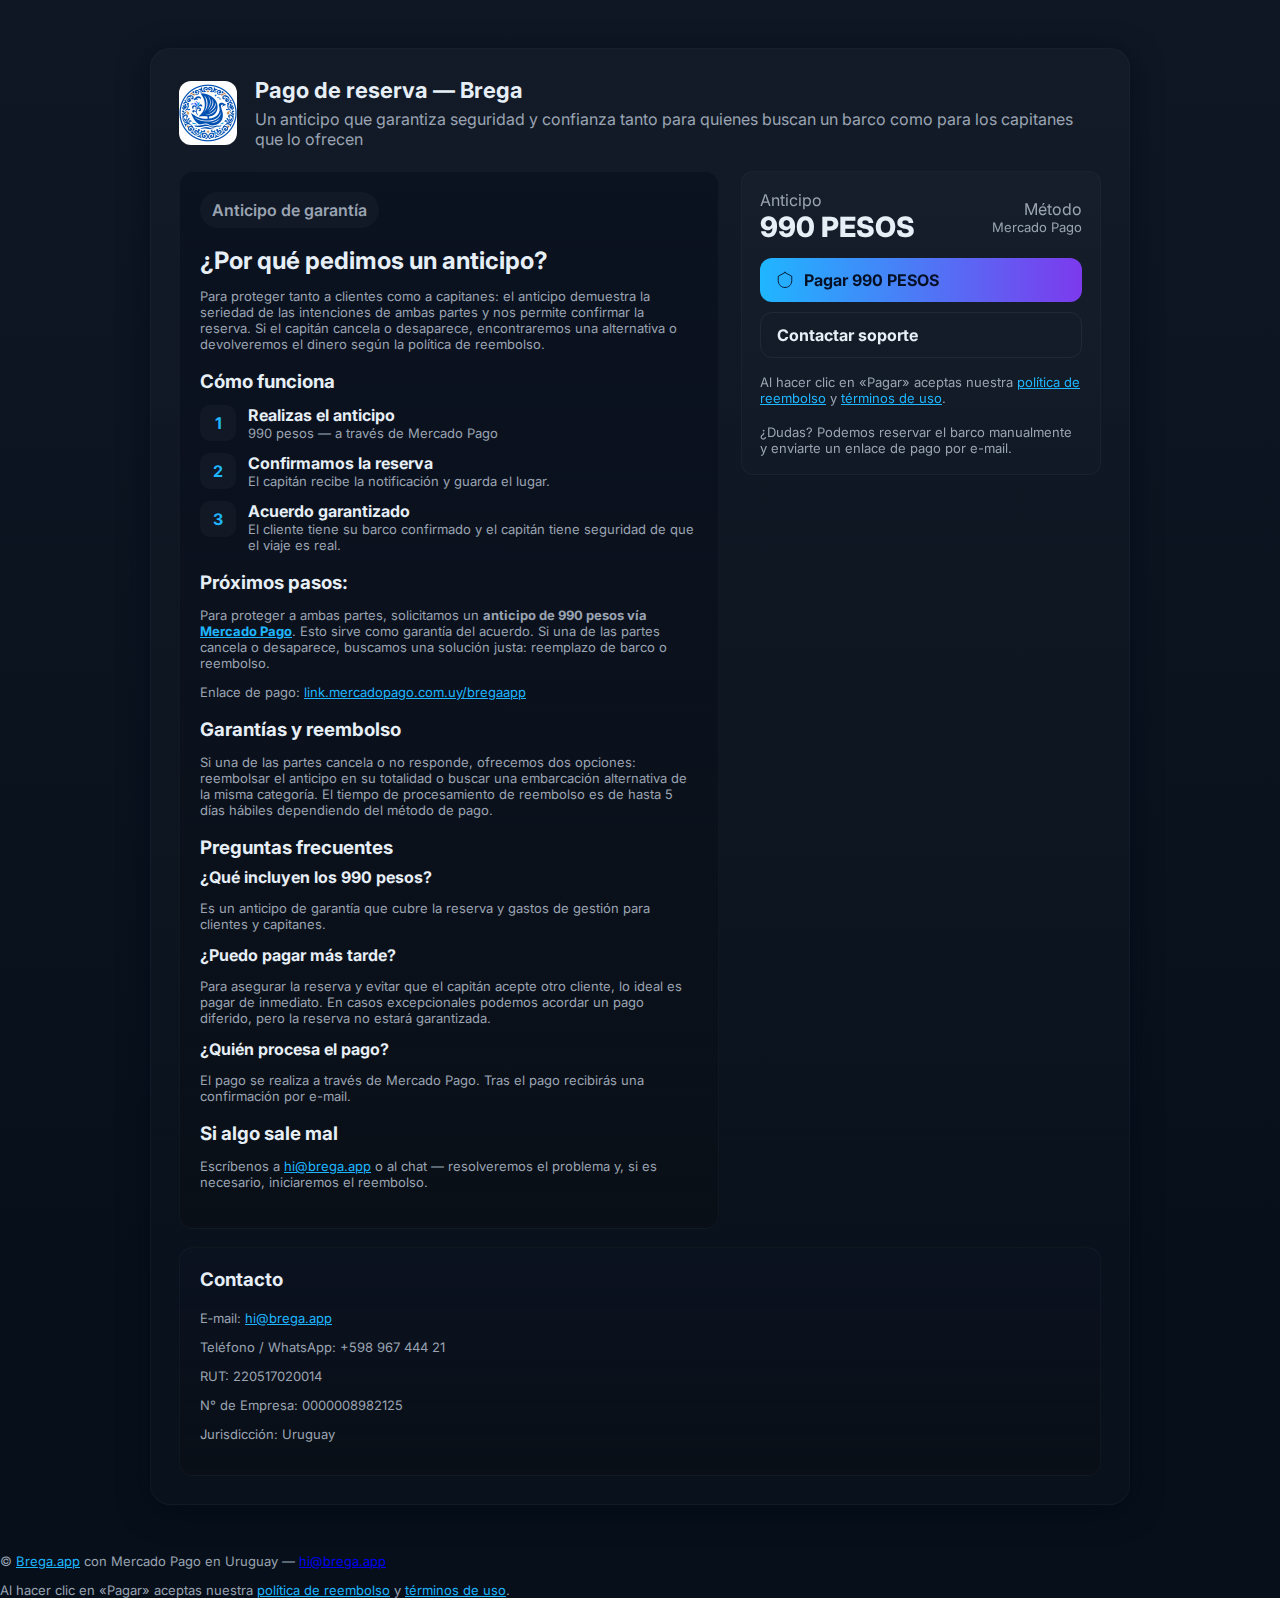
<file: pay.html>
<!doctype html>
<html lang="es">
<head>
  <meta charset="utf-8" />
  <meta name="viewport" content="width=device-width,initial-scale=1" />
  <title>Brega — Pago de reserva</title>
  <link rel="icon" type="image/png" href="public/img/fav64.png" sizes="64x64">
  <link href="https://fonts.googleapis.com/css2?family=Inter:wght@300;400;600;700;800&display=swap" rel="stylesheet">
  <style>
    :root{
      --bg:#0f1724;
      --card:#0b1220;
      --muted:#9aa4b2;
      --accent:#1fb6ff;
      --accent-2:#7c3aed;
      --glass: rgba(255,255,255,0.03);
      --radius:16px;
      font-family: 'Inter', system-ui, -apple-system, 'Segoe UI', Roboto, 'Helvetica Neue', Arial;
    }
    *{box-sizing:border-box}
    body{margin:0;background:linear-gradient(180deg,var(--bg),#07101a 80%);color:#e6eef6;min-height:100vh;}
    .wrap{max-width:980px;margin:48px auto;padding:28px;background:linear-gradient(180deg, rgba(255,255,255,0.02), rgba(255,255,255,0.01));border-radius:20px;border:1px solid rgba(255,255,255,0.03);box-shadow:0 6px 30px rgba(2,6,23,0.6)}
    header{display:flex;gap:18px;align-items:center}
    .logo{
      width:64px;height:64px;border-radius:12px;
      background:linear-gradient(135deg,var(--accent),var(--accent-2));
      display:flex;align-items:center;justify-content:center;
      font-weight:800;color:#041026;overflow:hidden
    }
    .logo img{width:100%;height:100%;object-fit:cover;display:block}
    h1{margin:0;font-size:22px}
    p.lead{margin:6px 0 0;color:var(--muted)}

    .grid{display:grid;grid-template-columns:1fr 360px;gap:22px;margin-top:22px}
    .card{background:linear-gradient(180deg,var(--card),rgba(10,14,20,0.6));padding:20px;border-radius:14px;border:1px solid rgba(255,255,255,0.03)}
    .section{margin-bottom:18px}
    .pill{display:inline-flex;gap:8px;align-items:center;background:var(--glass);padding:8px 12px;border-radius:999px;color:var(--muted);font-weight:600}
    .steps{display:flex;flex-direction:column;gap:12px;margin-top:12px}
    .step{display:flex;gap:12px;align-items:flex-start}
    .step .num{min-width:36px;height:36px;border-radius:10px;background:rgba(255,255,255,0.03);display:flex;align-items:center;justify-content:center;font-weight:700;color:var(--accent)}
    .small{font-size:13px;color:var(--muted)}

    .paybox{position:sticky;top:28px;padding:18px;border-radius:12px;background:linear-gradient(180deg, rgba(255,255,255,0.02), rgba(255,255,255,0.01));border:1px solid rgba(255,255,255,0.03)}
    .price{font-size:28px;font-weight:800}
    .muted{color:var(--muted)}
    .btn{display:inline-flex;align-items:center;gap:10px;padding:12px 16px;border-radius:12px;border:0;background:linear-gradient(90deg,var(--accent),var(--accent-2));color:#041026;font-weight:700;cursor:pointer;text-decoration:none}
    .btn.secondary{background:transparent;border:1px solid rgba(255,255,255,0.06);color:#e6eef6}
    .link{color:var(--accent);text-decoration:underline}

    footer{margin-top:18px;color:var(--muted);font-size:13px}

    @media (max-width:900px){
      .grid{grid-template-columns:1fr;}
      .paybox{position:relative;top:0}
    }
  </style>
</head>
<body>
  <div class="wrap" role="main" aria-labelledby="title">
    <header>
      <div class="logo" aria-hidden>
        <img src="public/img/b.png" alt="Brega" onerror="this.style.display='none'">
        <span style="display:none">BR</span>
      </div>
      <div>
        <h1 id="title">Pago de reserva — Brega</h1>
        <p class="lead">Un anticipo que garantiza seguridad y confianza tanto para quienes buscan un barco como para los capitanes que lo ofrecen</p>
      </div>
    </header>
  <div class="grid" aria-live="polite">
      <main>
        <article class="card" aria-label="Información de pago">
          <div class="section">
            <span class="pill">Anticipo de garantía</span>
          </div>

          <div class="section">
            <h2 style="margin:0 0 8px 0">¿Por qué pedimos un anticipo?</h2>
            <p class="small">Para proteger tanto a clientes como a capitanes: el anticipo demuestra la seriedad de las intenciones de ambas partes y nos permite confirmar la reserva. Si el capitán cancela o desaparece, encontraremos una alternativa o devolveremos el dinero según la política de reembolso.</p>
          </div>

          <div class="section">
            <h3 style="margin:0 0 8px 0">Cómo funciona</h3>
            <div class="steps">
              <div class="step"><div class="num">1</div><div><strong>Realizas el anticipo</strong><div class="small">990 pesos — a través de Mercado Pago</div></div></div>
              <div class="step"><div class="num">2</div><div><strong>Confirmamos la reserva</strong><div class="small">El capitán recibe la notificación y guarda el lugar.</div></div></div>
              <div class="step"><div class="num">3</div><div><strong>Acuerdo garantizado</strong><div class="small">El cliente tiene su barco confirmado y el capitán tiene seguridad de que el viaje es real.</div></div></div>
            </div>
          </div>

          <div class="section">
            <h3 style="margin:0 0 8px 0">Próximos pasos:</h3>
            <p class="small">Para proteger a ambas partes, solicitamos un <strong>anticipo de 990 pesos vía <a class="link" href="http://link.mercadopago.com.uy/bregaapp" target="_blank" rel="noopener noreferrer">Mercado Pago</a></strong>. Esto sirve como garantía del acuerdo. Si una de las partes cancela o desaparece, buscamos una solución justa: reemplazo de barco o reembolso.</p>
            <p class="small">Enlace de pago: <a href="http://link.mercadopago.com.uy/bregaapp" class="link" target="_blank" rel="noopener noreferrer">link.mercadopago.com.uy/bregaapp</a></p>
          </div>

          <div class="section">
            <h3 style="margin:0 0 8px 0">Garantías y reembolso</h3>
            <p class="small">Si una de las partes cancela o no responde, ofrecemos dos opciones: reembolsar el anticipo en su totalidad o buscar una embarcación alternativa de la misma categoría. El tiempo de procesamiento de reembolso es de hasta 5 días hábiles dependiendo del método de pago.</p>
          </div>

          <div class="section">
            <h3 style="margin:0 0 8px 0">Preguntas frecuentes</h3>
            <div style="margin-top:8px">
              <strong>¿Qué incluyen los 990 pesos?</strong>
              <p class="small">Es un anticipo de garantía que cubre la reserva y gastos de gestión para clientes y capitanes.</p>

              <strong>¿Puedo pagar más tarde?</strong>
              <p class="small">Para asegurar la reserva y evitar que el capitán acepte otro cliente, lo ideal es pagar de inmediato. En casos excepcionales podemos acordar un pago diferido, pero la reserva no estará garantizada.</p>

              <strong>¿Quién procesa el pago?</strong>
              <p class="small">El pago se realiza a través de Mercado Pago. Tras el pago recibirás una confirmación por e-mail.</p>
            </div>
          </div>

          <div class="section">
            <h3 style="margin:0 0 8px 0">Si algo sale mal</h3>
            <p class="small">Escríbenos a <a href="mailto:hi@brega.app" class="link">hi@brega.app</a> o al chat — resolveremos el problema y, si es necesario, iniciaremos el reembolso.</p>
          </div>
        </article>
      </main>

      <aside>
        <div class="paybox card" role="region" aria-label="Panel lateral de pago">
          <div style="display:flex;justify-content:space-between;align-items:center">
            <div>
              <div class="muted">Anticipo</div>
              <div class="price">990&nbsp;PESOS</div>
            </div>
            <div style="text-align:right">
              <div class="muted">Método</div>
              <div class="small">Mercado Pago</div>
            </div>
          </div>

          <div style="margin-top:14px;display:flex;gap:10px;flex-direction:column">
            <a class="btn" href="http://link.mercadopago.com.uy/bregaapp" target="_blank" rel="noopener noreferrer" aria-label="Pagar con Mercado Pago">
              <svg width="18" height="18" viewBox="0 0 24 24" fill="none" xmlns="http://www.w3.org/2000/svg" aria-hidden>
                <path d="M12 2L21 7v6c0 5-4 9-9 9s-9-4-9-9V7l9-5z" stroke="currentColor" stroke-width="1.2" stroke-linecap="round" stroke-linejoin="round"/>
              </svg>
              Pagar 990 PESOS
            </a>

            <a class="btn secondary" href="#contact" aria-label="Contactar soporte">Contactar soporte</a>

            <div style="font-size:13px;color:var(--muted);margin-top:6px">Al hacer clic en «Pagar» aceptas nuestra <a href="/refund-es.html" class="link">política de reembolso</a> y <a href="/terms-es.html" class="link">términos de uso</a>.</div>
          </div>

          <footer>
            <div style="margin-top:12px">¿Dudas? Podemos reservar el barco manualmente y enviarte un enlace de pago por e-mail.</div>
          </footer>
        </div>
      </aside>
    </div>

    <div id="contact" style="margin-top:18px" class="card">
      <h3 style="margin-top:0">Contacto</h3>
      <p class="small">E‑mail: <a href="mailto:hi@brega.app" class="link">hi@brega.app</a></p>
      <p class="small">Teléfono / WhatsApp: +598 967 444 21</p>
      <p class="small">RUT: 220517020014</p>
      <p class="small">N° de Empresa: 0000008982125</p>
      <p class="small">Jurisdicción: Uruguay</p>
    </div>

  </div>
</body>
  <footer>
    </div>
    <p>© <span id="year"></span> <a href="index.html" class="link">Brega.app</a> con Mercado Pago en Uruguay — <a href="mailto:hi@brega.app">hi@brega.app</a></p>
      <div style="font-size:13px;color:var(--muted);margin-top:6px">
    Al hacer clic en «Pagar» aceptas nuestra 
    <a href="/refund-es.html" class="link">política de reembolso</a> y 
    <a href="/terms-es.html" class="link">términos de uso</a>.
  </div>
  </footer>

</html>
</file>
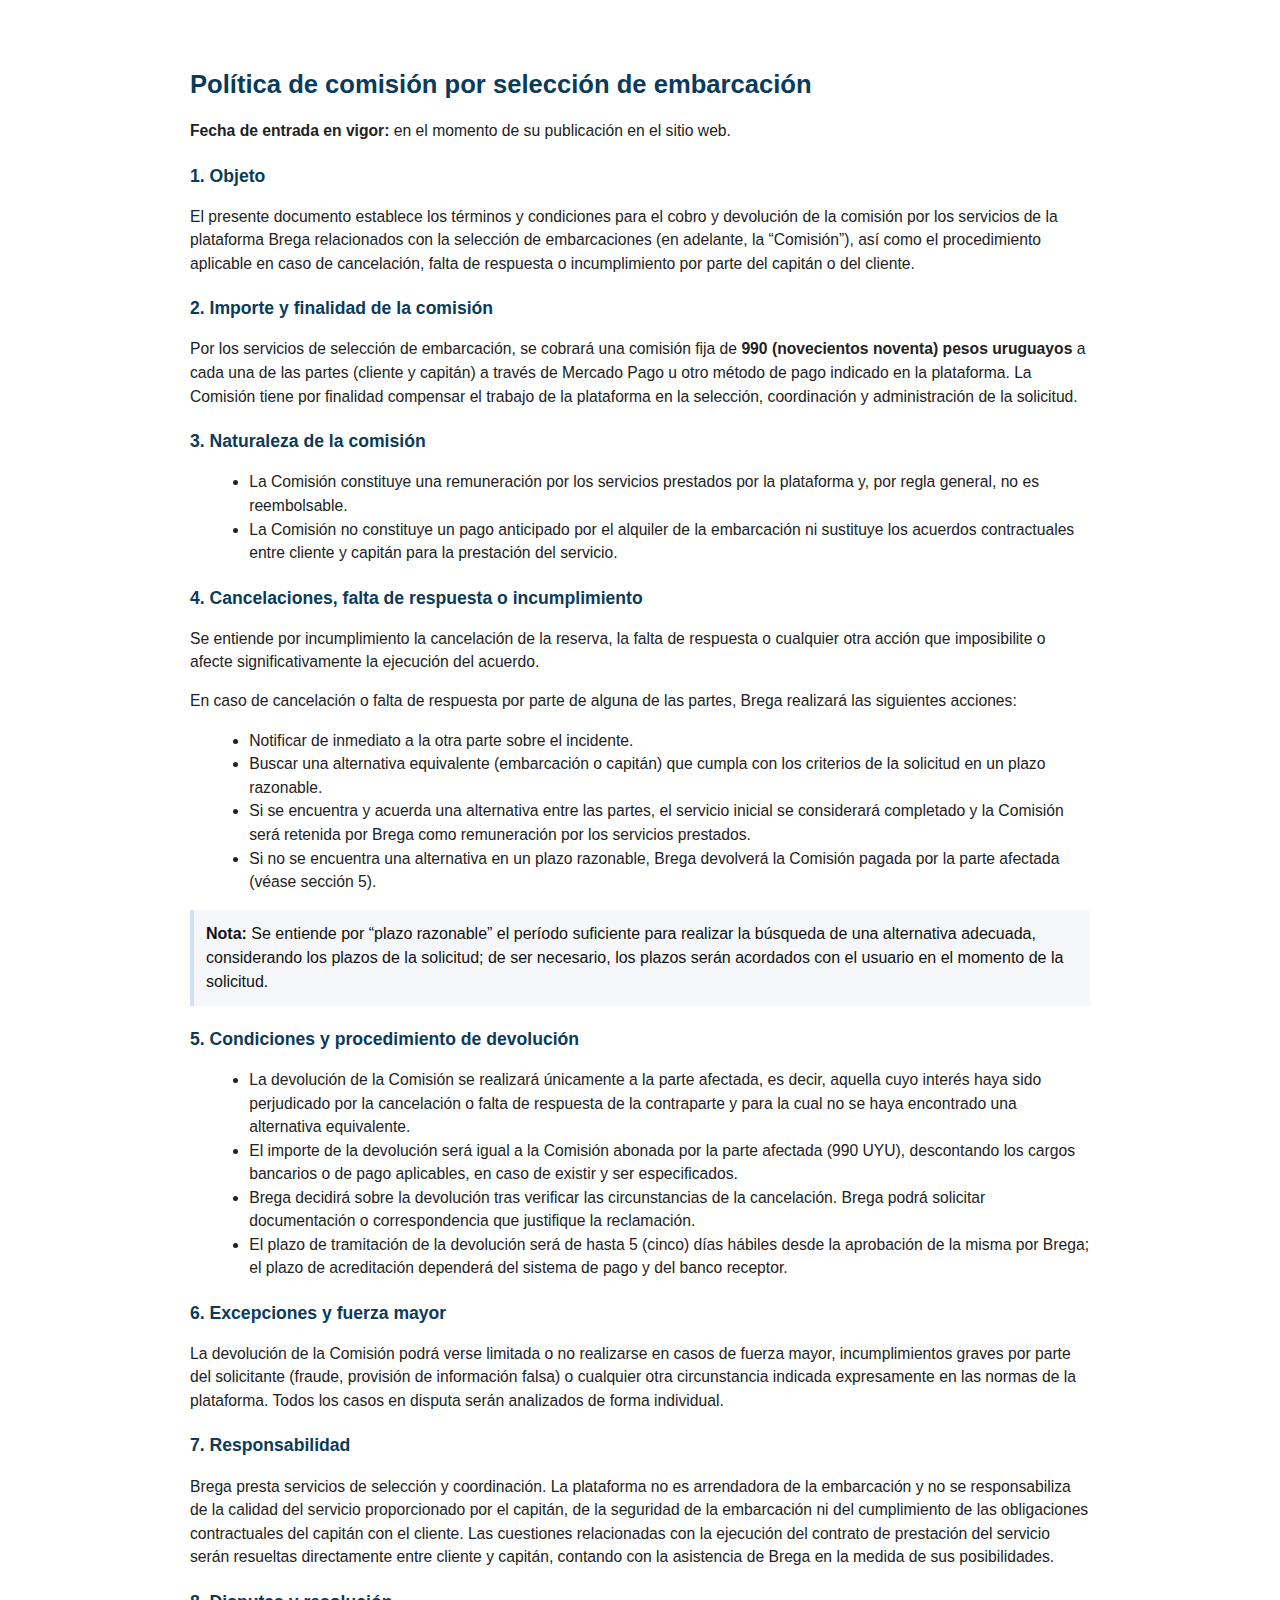
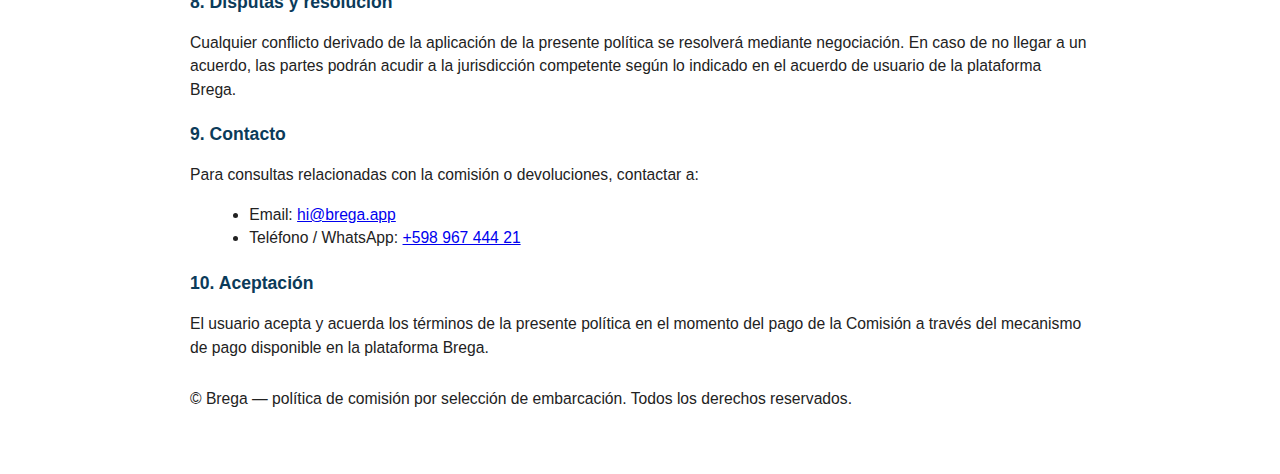
<file: refund-es.html>
<!DOCTYPE html>
<html lang="es">
<head>
  <meta charset="utf-8" />
  <meta name="viewport" content="width=device-width,initial-scale=1" />
  <title>Política de comisión por selección — Brega</title>
  <style>
    body { font-family: Arial, sans-serif; color:#111; background:#fff; margin:0; padding:0; }
    main { max-width:900px; margin:28px auto; padding:20px; line-height:1.5; }
    h1 { font-size:1.6rem; margin-bottom:8px; color:#0b3b5a; }
    h2 { font-size:1.1rem; margin-top:20px; color:#0b3b5a; }
    p, li { font-size:0.98rem; color:#222; }
    ul { margin-left:1.2rem; }
    .note { background:#f5f7fa; border-left:4px solid #cfe3f5; padding:12px; margin:12px 0; }
    footer { margin-top:28px; font-size:0.9rem; color:#555; }
  </style>
</head>
<body>
  <main>
    <h1>Política de comisión por selección de embarcación</h1>

    <p><strong>Fecha de entrada en vigor:</strong> en el momento de su publicación en el sitio web.</p>

    <h2>1. Objeto</h2>
    <p>El presente documento establece los términos y condiciones para el cobro y devolución de la comisión por los servicios de la plataforma Brega relacionados con la selección de embarcaciones (en adelante, la “Comisión”), así como el procedimiento aplicable en caso de cancelación, falta de respuesta o incumplimiento por parte del capitán o del cliente.</p>

    <h2>2. Importe y finalidad de la comisión</h2>
    <p>Por los servicios de selección de embarcación, se cobrará una comisión fija de <strong>990 (novecientos noventa) pesos uruguayos</strong> a cada una de las partes (cliente y capitán) a través de Mercado Pago u otro método de pago indicado en la plataforma. La Comisión tiene por finalidad compensar el trabajo de la plataforma en la selección, coordinación y administración de la solicitud.</p>

    <h2>3. Naturaleza de la comisión</h2>
    <ul>
      <li>La Comisión constituye una remuneración por los servicios prestados por la plataforma y, por regla general, no es reembolsable.</li>
      <li>La Comisión no constituye un pago anticipado por el alquiler de la embarcación ni sustituye los acuerdos contractuales entre cliente y capitán para la prestación del servicio.</li>
    </ul>

    <h2>4. Cancelaciones, falta de respuesta o incumplimiento</h2>
    <p>Se entiende por incumplimiento la cancelación de la reserva, la falta de respuesta o cualquier otra acción que imposibilite o afecte significativamente la ejecución del acuerdo.</p>

    <p>En caso de cancelación o falta de respuesta por parte de alguna de las partes, Brega realizará las siguientes acciones:</p>
    <ul>
      <li>Notificar de inmediato a la otra parte sobre el incidente.</li>
      <li>Buscar una alternativa equivalente (embarcación o capitán) que cumpla con los criterios de la solicitud en un plazo razonable.</li>
      <li>Si se encuentra y acuerda una alternativa entre las partes, el servicio inicial se considerará completado y la Comisión será retenida por Brega como remuneración por los servicios prestados.</li>
      <li>Si no se encuentra una alternativa en un plazo razonable, Brega devolverá la Comisión pagada por la parte afectada (véase sección 5).</li>
    </ul>

    <div class="note">
      <strong>Nota:</strong> Se entiende por “plazo razonable” el período suficiente para realizar la búsqueda de una alternativa adecuada, considerando los plazos de la solicitud; de ser necesario, los plazos serán acordados con el usuario en el momento de la solicitud.
    </div>

    <h2>5. Condiciones y procedimiento de devolución</h2>
    <ul>
      <li>La devolución de la Comisión se realizará únicamente a la parte afectada, es decir, aquella cuyo interés haya sido perjudicado por la cancelación o falta de respuesta de la contraparte y para la cual no se haya encontrado una alternativa equivalente.</li>
      <li>El importe de la devolución será igual a la Comisión abonada por la parte afectada (990 UYU), descontando los cargos bancarios o de pago aplicables, en caso de existir y ser especificados.</li>
      <li>Brega decidirá sobre la devolución tras verificar las circunstancias de la cancelación. Brega podrá solicitar documentación o correspondencia que justifique la reclamación.</li>
      <li>El plazo de tramitación de la devolución será de hasta 5 (cinco) días hábiles desde la aprobación de la misma por Brega; el plazo de acreditación dependerá del sistema de pago y del banco receptor.</li>
    </ul>

    <h2>6. Excepciones y fuerza mayor</h2>
    <p>La devolución de la Comisión podrá verse limitada o no realizarse en casos de fuerza mayor, incumplimientos graves por parte del solicitante (fraude, provisión de información falsa) o cualquier otra circunstancia indicada expresamente en las normas de la plataforma. Todos los casos en disputa serán analizados de forma individual.</p>

    <h2>7. Responsabilidad</h2>
    <p>Brega presta servicios de selección y coordinación. La plataforma no es arrendadora de la embarcación y no se responsabiliza de la calidad del servicio proporcionado por el capitán, de la seguridad de la embarcación ni del cumplimiento de las obligaciones contractuales del capitán con el cliente. Las cuestiones relacionadas con la ejecución del contrato de prestación del servicio serán resueltas directamente entre cliente y capitán, contando con la asistencia de Brega en la medida de sus posibilidades.</p>

    <h2>8. Disputas y resolución</h2>
    <p>Cualquier conflicto derivado de la aplicación de la presente política se resolverá mediante negociación. En caso de no llegar a un acuerdo, las partes podrán acudir a la jurisdicción competente según lo indicado en el acuerdo de usuario de la plataforma Brega.</p>

    <h2>9. Contacto</h2>
    <p>Para consultas relacionadas con la comisión o devoluciones, contactar a:</p>
    <ul>
      <li>Email: <a href="mailto:hi@brega.app">hi@brega.app</a></li>
      <li>Teléfono / WhatsApp: <a href="tel:+59896744421">+598 967 444 21</a></li>
    </ul>

    <h2>10. Aceptación</h2>
    <p>El usuario acepta y acuerda los términos de la presente política en el momento del pago de la Comisión a través del mecanismo de pago disponible en la plataforma Brega.</p>

    <footer>
      <p>© Brega — política de comisión por selección de embarcación. Todos los derechos reservados.</p>
    </footer>
  </main>
</body>
</html>
</file>
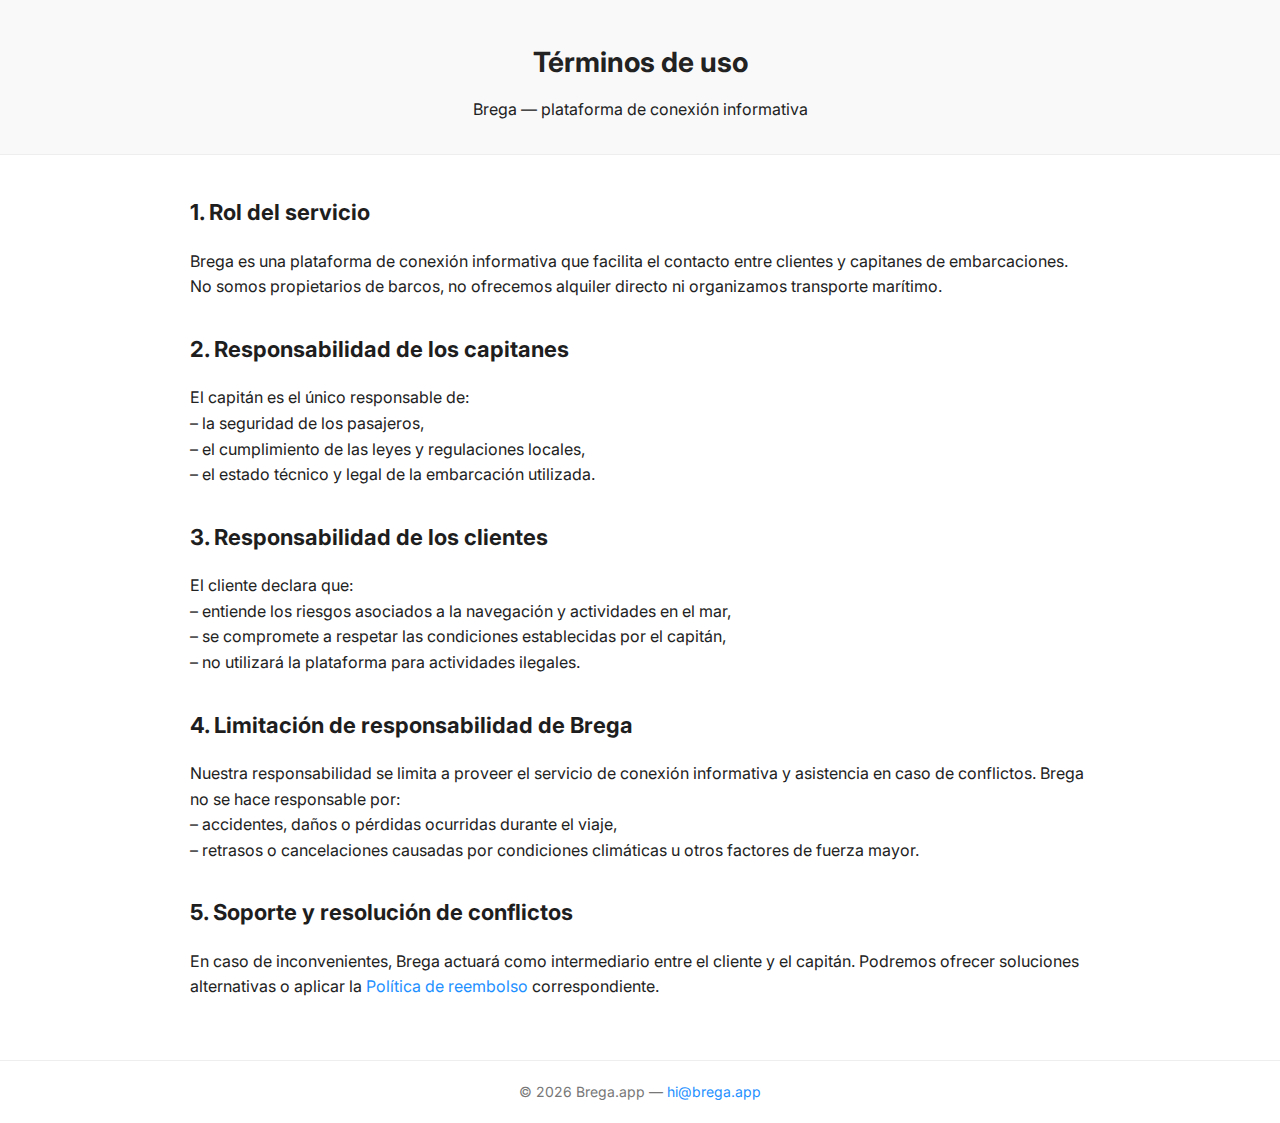
<file: terms-es.html>
<!doctype html>
<html lang="es">
<head>
  <meta charset="utf-8" />
  <meta name="viewport" content="width=device-width, initial-scale=1" />
  <title>Brega — Términos de uso</title>
  <meta name="description" content="Términos de uso de Brega: plataforma de conexión informativa entre clientes y capitanes. No ofrecemos alquiler de barcos ni organizamos transporte marítimo." />
  <link href="https://fonts.googleapis.com/css2?family=Inter:wght@400;600;700&display=swap" rel="stylesheet">
  <style>
    body {
      font-family: 'Inter', sans-serif;
      margin: 0;
      padding: 0;
      background: #fff;
      color: #222;
      line-height: 1.6;
    }
    header {
      text-align: center;
      padding: 40px 20px 20px;
      background: #f9f9f9;
      border-bottom: 1px solid #eee;
    }
    header h1 {
      margin: 0;
      font-size: 28px;
    }
    main {
      max-width: 900px;
      margin: 40px auto;
      padding: 0 20px;
    }
    h2 {
      margin-top: 32px;
      font-size: 22px;
      font-weight: 700;
      color: #1e1e1e;
    }
    p {
      margin: 12px 0;
    }
    footer {
      margin-top: 60px;
      padding: 20px;
      text-align: center;
      font-size: 14px;
      color: #777;
      border-top: 1px solid #eee;
    }
    a {
      color: #1e90ff;
      text-decoration: none;
    }
    a:hover {
      text-decoration: underline;
    }
  </style>
</head>
<body>
  <header>
    <h1>Términos de uso</h1>
    <p>Brega — plataforma de conexión informativa</p>
  </header>

  <main>
    <h2>1. Rol del servicio</h2>
    <p>Brega es una plataforma de conexión informativa que facilita el contacto entre clientes y capitanes de embarcaciones.  
    No somos propietarios de barcos, no ofrecemos alquiler directo ni organizamos transporte marítimo.</p>

    <h2>2. Responsabilidad de los capitanes</h2>
    <p>El capitán es el único responsable de:<br>
    – la seguridad de los pasajeros,<br>
    – el cumplimiento de las leyes y regulaciones locales,<br>
    – el estado técnico y legal de la embarcación utilizada.</p>

    <h2>3. Responsabilidad de los clientes</h2>
    <p>El cliente declara que:<br>
    – entiende los riesgos asociados a la navegación y actividades en el mar,<br>
    – se compromete a respetar las condiciones establecidas por el capitán,<br>
    – no utilizará la plataforma para actividades ilegales.</p>

    <h2>4. Limitación de responsabilidad de Brega</h2>
    <p>Nuestra responsabilidad se limita a proveer el servicio de conexión informativa y asistencia en caso de conflictos.  
    Brega no se hace responsable por:<br>
    – accidentes, daños o pérdidas ocurridas durante el viaje,<br>
    – retrasos o cancelaciones causadas por condiciones climáticas u otros factores de fuerza mayor.</p>

    <h2>5. Soporte y resolución de conflictos</h2>
    <p>En caso de inconvenientes, Brega actuará como intermediario entre el cliente y el capitán.  
    Podremos ofrecer soluciones alternativas o aplicar la <a href="/refund-es.html">Política de reembolso</a> correspondiente.</p>
  </main>

  <footer>
    © <span id="year"></span> Brega.app —
    <a href="mailto:hi@brega.app">hi@brega.app</a>
  </footer>

  <script>
    document.getElementById('year').textContent = new Date().getFullYear();
  </script>
</body>
</html>
</file>
<file: styles.css>
/* --- Общие настройки страницы --- */
body, html {
  font-family: 'Inter', sans-serif;
  margin: 0;
  padding: 0;
  background-color: #ffffff !important;
  color: #333;
  min-height: 100vh;
}
header img { 
  height:56px; 
  display:block; 
  margin:auto; 

}
header {
  text-align: center;
  margin: 24px;
  overflow: hidden; /* ограничиваем всё, что вылазит */
}

.orn {
  max-width: 100% !important;
  height: auto !important;
  display: block;
  margin: 12px auto 0 auto !important;
}


/* --- Логотипы в футере --- */
.footer-logos img {
  max-height: 48px;       /* ограничение по высоте */
  max-width: 120px;       /* ограничение по ширине */
  width: auto;            /* сохраняем пропорции */
  height: auto;           /* адаптивное сжатие */
  object-fit: contain;    /* вписывание */
  display: block;
}

.footer-logos {
  display: flex;
  justify-content: center;
  align-items: center;
  gap: 24px;              /* расстояние между логотипами */
  flex-wrap: wrap;        /* можно переносить строкой */
  text-align: center;
}

/* --- Контейнер --- */
.container {
  max-width: 1200px;
  margin: 0 auto;
  padding: 40px 20px;
  text-align: center;
  background-color: #ffffff !important;
}

/* --- Заголовки --- */
h1, h2, h3 {
  margin: 0 0 20px 0;
  font-weight: 700;
  color: #1e1e1e;
}

/* --- CTA кнопки --- */
.cta-row {
  display: flex;
  gap: 16px;
  justify-content: center;
  margin-top: 40px;
  flex-wrap: wrap;
}

.btn {
  display: flex;
  align-items: center;
  justify-content: center;
  padding: 14px 28px;
  font-size: 16px;
  font-weight: 600;
  border-radius: 12px;
  cursor: pointer;
  transition: all 0.2s ease;
  text-decoration: none;
  border: none;
  min-width: 180px;
  text-align: center;
}

/* --- Primary Button --- */
.btn.primary {
  background: linear-gradient(90deg, #1e90ff, #00bfff);
  color: white;
  box-shadow: 0 4px 12px rgba(0,0,0,0.15);
}

.btn.primary:hover {
  transform: translateY(-2px);
  box-shadow: 0 6px 16px rgba(0,0,0,0.2);
}

/* --- Secondary Button --- */
.btn.secondary {
  background: #f0f8ff;
  color: #1e90ff;
  border: 2px solid #1e90ff;
  box-shadow: 0 2px 8px rgba(0,0,0,0.1);
}

.btn.secondary:hover {
  background: #1e90ff;
  color: white;
  transform: translateY(-2px);
  box-shadow: 0 4px 12px rgba(0,0,0,0.15);
}

/* --- Ссылки --- */
a {
  color: inherit;
  text-decoration: none;
}

/* --- Футер --- */
footer {
  margin-top: 60px;
  padding: 20px;
  color: #777;
  font-size: 14px;
  background-color: #ffffff !important;
}
.orn {
  display: block;
  max-width: 100%; /* никогда не шире родителя */
  width: auto;      /* сохраняем пропорции */
  height: auto;
  margin: 12px auto; /* центрируем по горизонтали и вертикально */
}

/* --- Мобильная адаптивность --- */
@media (max-width: 768px) {
  .cta-row {
    flex-direction: column;
    gap: 12px;
  }

  .btn {
    width: 100%;
    min-width: auto;
  }

  .footer-logos img {
    max-height: 36px;  /* чуть меньше на телефоне */
    max-width: 100px;
  }
}
</file>
